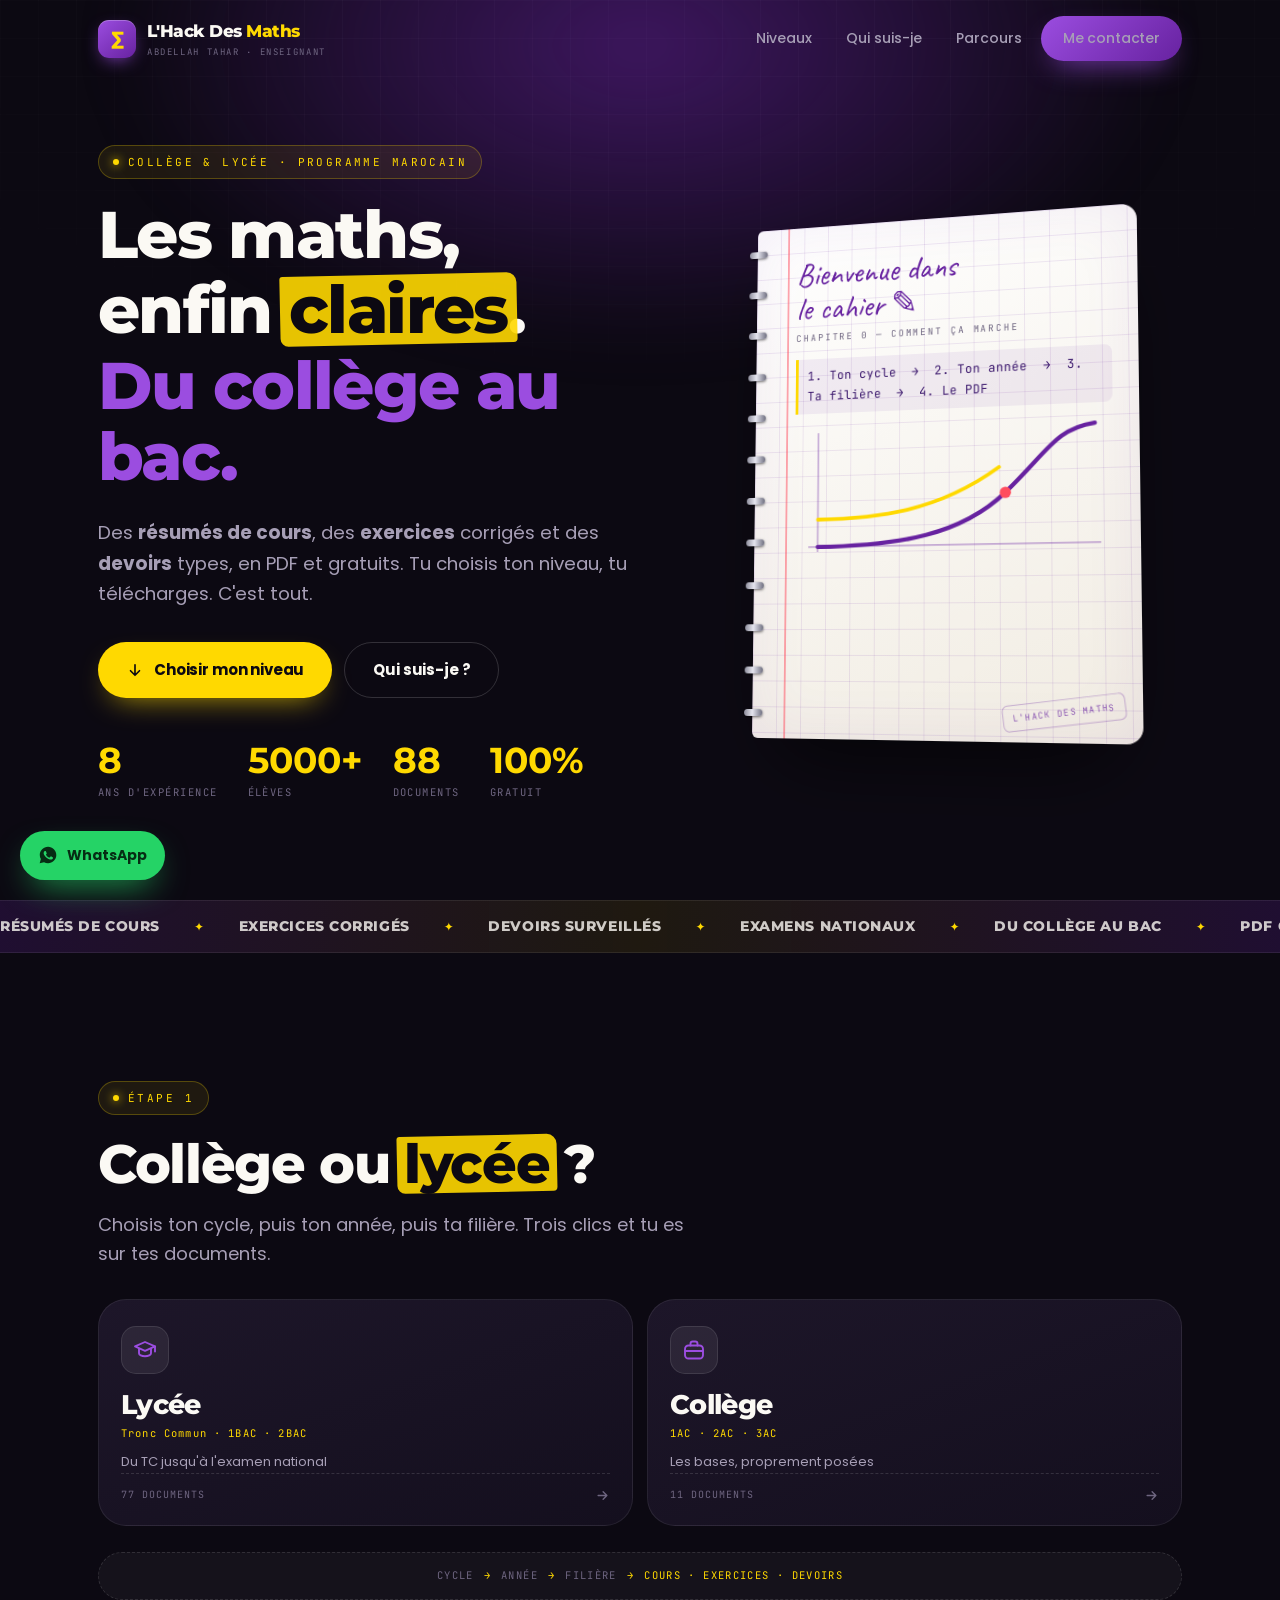
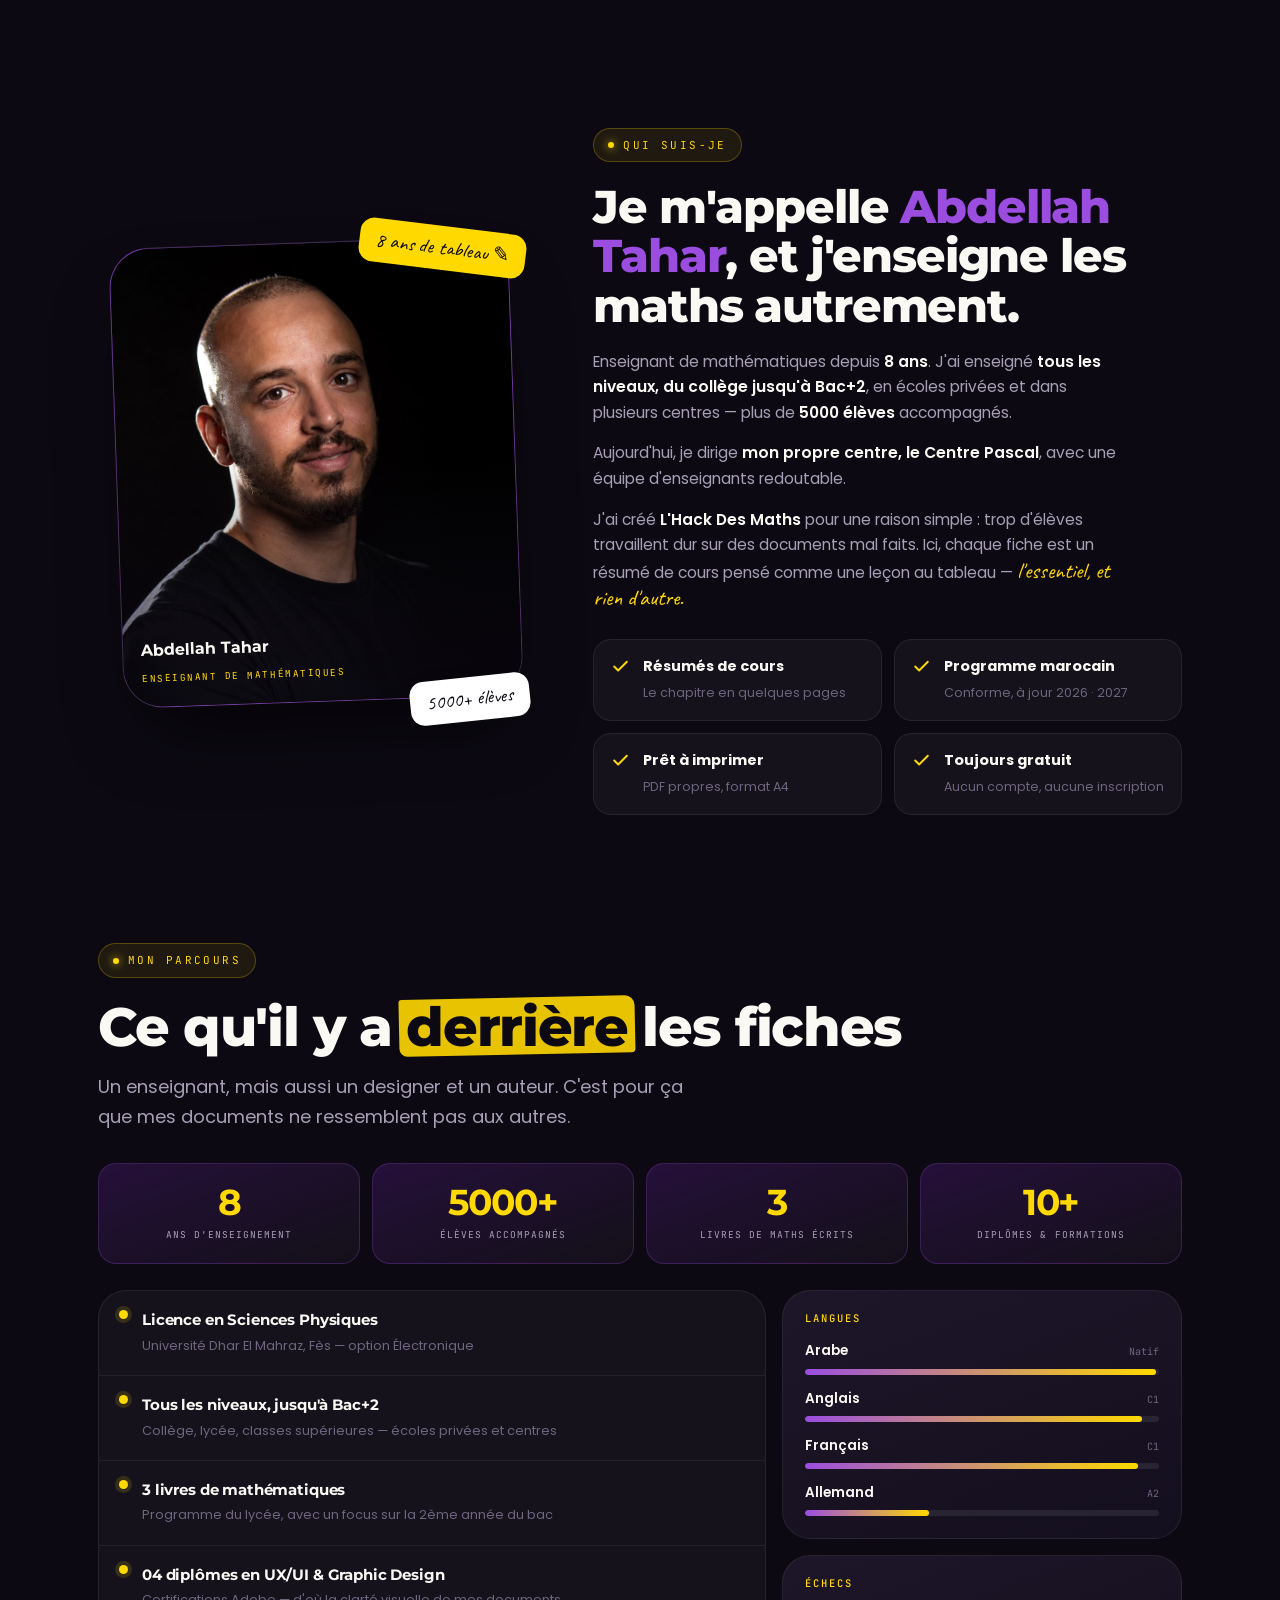
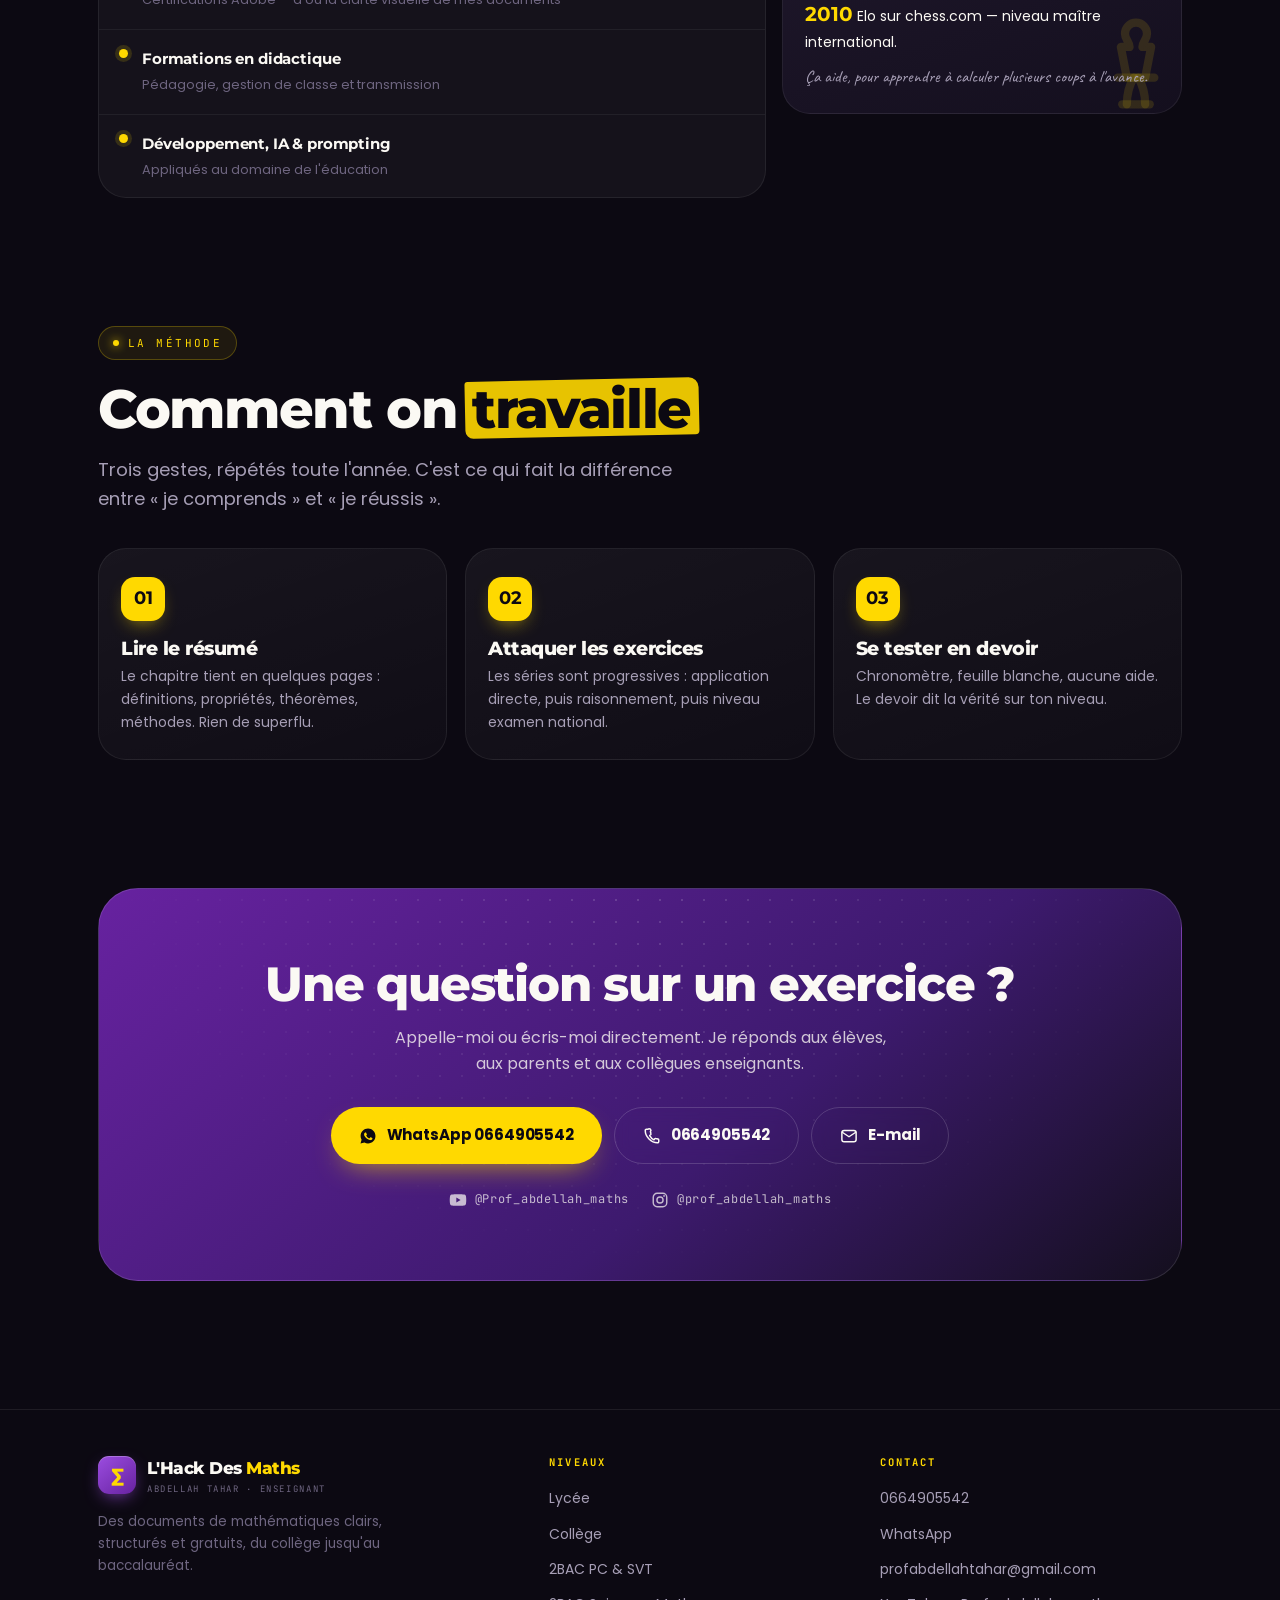
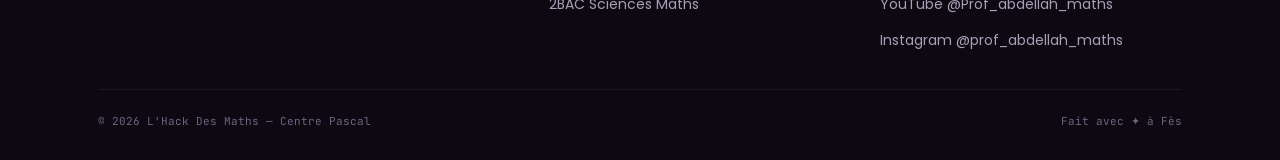
<file: index.html>
<!DOCTYPE html>
<html lang="fr">
<head>
<meta charset="UTF-8">
<meta name="viewport" content="width=device-width, initial-scale=1">
<title>L'Hack Des Maths — Abdellah Tahar | Cours, Exercices &amp; Devoirs de Maths</title>
<meta name="description" content="Résumés de cours, exercices corrigés et devoirs de mathématiques en PDF, du collège à la 2ème année du baccalauréat. Par Abdellah Tahar, enseignant de mathématiques.">
<meta name="theme-color" content="#0C0912">
<meta property="og:title" content="L'Hack Des Maths — Abdellah Tahar">
<meta property="og:description" content="Résumés de cours, exercices et devoirs de maths en PDF, du collège au bac.">
<meta property="og:type" content="website">
<link rel="icon" type="image/svg+xml" href="favicon.svg">
<link rel="manifest" href="site.webmanifest">
<link rel="preconnect" href="https://fonts.googleapis.com">
<link rel="preconnect" href="https://fonts.gstatic.com" crossorigin>
<link href="https://fonts.googleapis.com/css2?family=Montserrat:wght@600;700;800;900&family=Poppins:wght@300;400;500;600;700&family=Caveat:wght@500;600;700&family=JetBrains+Mono:wght@400;500&display=swap" rel="stylesheet">
<link rel="stylesheet" href="css/style.css?v=7">
</head>
<body>

<div id="slot-nav"></div>

<!-- ============================ HÉROS ============================ -->
<section class="heros">
  <div class="wrap heros-grid">

    <div class="heros-txt">
      <span class="kicker">Collège &amp; Lycée · Programme marocain</span>
      <h1 id="h1-heros">
        <span class="ligne"><i>Les maths,</i></span>
        <span class="ligne"><i>enfin <span class="surligne" id="surl-hero">claires</span>.</i></span>
        <span class="ligne"><i class="violet-txt">Du collège au bac.</i></span>
      </h1>
      <p class="heros-p">
        Des <strong>résumés de cours</strong>, des <strong>exercices</strong> corrigés et des
        <strong>devoirs</strong> types, en PDF et gratuits.
        Tu choisis ton niveau, tu télécharges. C'est tout.
      </p>
      <div class="heros-btns">
        <a href="#niveaux" class="btn btn-2">Choisir mon niveau</a>
        <a href="#moi" class="btn btn-3">Qui suis-je ?</a>
      </div>
      <div class="heros-stats">
        <div class="stat"><b>8</b><span>Ans d'expérience</span></div>
        <div class="stat"><b>5000+</b><span>Élèves</span></div>
        <div class="stat"><b id="s-doc">80</b><span>Documents</span></div>
        <div class="stat"><b>100%</b><span>Gratuit</span></div>
      </div>
    </div>

    <!-- ---------- LE CAHIER 3D ---------- -->
    <div class="scene">
      <div class="cahier" id="cahier">

        <div class="spirale" aria-hidden="true">
          <i></i><i></i><i></i><i></i><i></i><i></i><i></i><i></i><i></i><i></i><i></i><i></i>
        </div>

        <!-- page intérieure -->
        <div class="page">
          <div class="page-txt">
            <div class="pt-main">Bienvenue dans<br>le cahier ✎</div>
            <div class="pt-sub">Chapitre 0 — Comment ça marche</div>
          </div>
          <div class="page-formule">1. Ton cycle &nbsp;→&nbsp; 2. Ton année &nbsp;→&nbsp; 3. Ta filière &nbsp;→&nbsp; 4. Le PDF</div>
          <svg viewBox="0 0 260 110" fill="none" aria-hidden="true">
            <path d="M12 100 H250" stroke="#6722A0" stroke-opacity=".35" stroke-width="1.4"/>
            <path d="M20 8 V104" stroke="#6722A0" stroke-opacity=".35" stroke-width="1.4"/>
            <path class="trace" d="M20 100 C 90 100, 140 92, 175 60 S 215 12, 246 8"
                  stroke="#6722A0" stroke-width="3.4" stroke-linecap="round"/>
            <path class="trace" d="M20 78 C 70 78, 120 74, 170 40" stroke="#FFD900" stroke-width="3" stroke-linecap="round" stroke-dasharray="6 7"/>
            <circle cx="175" cy="60" r="4.5" fill="#FF4D5E"/>
          </svg>
          <span class="page-tampon">L'Hack Des Maths</span>
        </div>

        <!-- couverture -->
        <div class="couv">
          <div class="couv-top">
            <span class="couv-badge">Édition 2026 · 2027</span>
          </div>
          <div class="couv-mid">
            <h2>Le Cahier<em>Des Maths</em></h2>
            <p>Collège &nbsp;·&nbsp; Lycée &nbsp;·&nbsp; Bac</p>
          </div>
          <div class="couv-bas">
            <span>Abdellah Tahar</span>
            <span>∑</span>
          </div>
        </div>

        <span class="astuce-ouvrir" id="astuce">clique pour ouvrir ↺</span>
      </div>
    </div>

  </div>
</section>

<!-- ========================== BANDEAU ============================ -->
<div class="bandeau" aria-hidden="true">
  <div class="bandeau-piste">
    <span>Résumés de cours</span><span>Exercices corrigés</span><span>Devoirs surveillés</span>
    <span>Examens nationaux</span><span>Du collège au bac</span><span>PDF gratuits</span>
    <span>Résumés de cours</span><span>Exercices corrigés</span><span>Devoirs surveillés</span>
    <span>Examens nationaux</span><span>Du collège au bac</span><span>PDF gratuits</span>
  </div>
</div>

<!-- ==================== CYCLE PUIS NIVEAU ======================== -->
<section class="section" id="niveaux">
  <div class="wrap">

    <div class="rev">
      <span class="kicker">Étape 1</span>
      <h2 class="h-sec">Collège ou <span class="surligne">lycée</span> ?</h2>
      <p class="sous-sec">Choisis ton cycle, puis ton année, puis ta filière. Trois clics et tu es sur tes documents.</p>
    </div>

    <div class="grille-cycles" id="grille-cycles" style="margin-top:30px"></div>

    <div class="chemin rev" aria-hidden="true">
      <span>Cycle</span><i>→</i><span>Année</span><i>→</i><span>Filière</span><i>→</i><span>Cours · Exercices · Devoirs</span>
    </div>

  </div>
</section>

<!-- ========================= QUI SUIS-JE ========================= -->
<section class="section" id="moi" style="padding-top:0">
  <div class="wrap bio">

    <div class="photo-box rev">
      <span class="photo-sticker s1">8 ans de tableau ✎</span>
      <div class="photo-cadre">
        <img src="assets/prof-abdellah.jpg" alt="Abdellah Tahar, enseignant de mathématiques" loading="lazy" width="900" height="1035">
        <div class="photo-legende">
          <div><b>Abdellah Tahar</b><span>Enseignant de mathématiques</span></div>
        </div>
      </div>
      <span class="photo-sticker s2">5000+ élèves</span>
    </div>

    <div class="rev rev-d1">
      <span class="kicker">Qui suis-je</span>
      <h2>Je m'appelle <span class="violet-txt">Abdellah Tahar</span>, et j'enseigne les maths autrement.</h2>
      <p>
        Enseignant de mathématiques depuis <strong>8 ans</strong>. J'ai enseigné
        <strong>tous les niveaux, du collège jusqu'à Bac+2</strong>, en écoles privées
        et dans plusieurs centres — plus de <strong>5000 élèves</strong> accompagnés.
      </p>
      <p>
        Aujourd'hui, je dirige <strong>mon propre centre, le Centre Pascal</strong>,
        avec une équipe d'enseignants redoutable.
      </p>
      <p>
        J'ai créé <strong>L'Hack Des Maths</strong> pour une raison simple : trop d'élèves travaillent
        dur sur des documents mal faits. Ici, chaque fiche est un résumé de cours pensé comme une
        leçon au tableau — <span class="main-note">l'essentiel, et rien d'autre.</span>
      </p>

      <div class="bio-points">
        <div class="bio-point">
          <span></span>
          <div><b>Résumés de cours</b><span>Le chapitre en quelques pages</span></div>
        </div>
        <div class="bio-point">
          <span></span>
          <div><b>Programme marocain</b><span>Conforme, à jour 2026 · 2027</span></div>
        </div>
        <div class="bio-point">
          <span></span>
          <div><b>Prêt à imprimer</b><span>PDF propres, format A4</span></div>
        </div>
        <div class="bio-point">
          <span></span>
          <div><b>Toujours gratuit</b><span>Aucun compte, aucune inscription</span></div>
        </div>
      </div>
    </div>

  </div>
</section>

<!-- ========================== PARCOURS =========================== -->
<section class="section" id="parcours" style="padding-top:0">
  <div class="wrap">

    <div class="rev" style="margin-bottom:32px">
      <span class="kicker">Mon parcours</span>
      <h2 class="h-sec">Ce qu'il y a <span class="surligne">derrière</span> les fiches</h2>
      <p class="sous-sec">Un enseignant, mais aussi un designer et un auteur. C'est pour ça que mes documents ne ressemblent pas aux autres.</p>
    </div>

    <div class="chiffres rev" id="chiffres"></div>

    <div class="parcours-grid">
      <div class="parcours-liste rev" id="parcours-liste"></div>

      <div class="parcours-cote">
        <div class="bloc-langues rev rev-d1">
          <h4>Langues</h4>
          <div id="langues"></div>
        </div>

        <div class="bloc-echecs rev rev-d2">
          <span class="ech-ico" id="ech-ico"></span>
          <h4>Échecs</h4>
          <p><b>2010</b> Elo sur chess.com — niveau maître international.</p>
          <span class="ech-note">Ça aide, pour apprendre à calculer plusieurs coups à l'avance.</span>
        </div>
      </div>
    </div>

  </div>
</section>

<!-- =========================== MÉTHODE =========================== -->
<section class="section" id="methode" style="padding-top:0">
  <div class="wrap">
    <div class="rev" style="margin-bottom:34px">
      <span class="kicker">La méthode</span>
      <h2 class="h-sec">Comment on <span class="surligne">travaille</span></h2>
      <p class="sous-sec">Trois gestes, répétés toute l'année. C'est ce qui fait la différence entre « je comprends » et « je réussis ».</p>
    </div>
    <div class="etapes etapes-3">
      <div class="etape rev">
        <b class="num">01</b>
        <h4>Lire le résumé</h4>
        <p>Le chapitre tient en quelques pages : définitions, propriétés, théorèmes, méthodes. Rien de superflu.</p>
      </div>
      <div class="etape rev rev-d1">
        <b class="num">02</b>
        <h4>Attaquer les exercices</h4>
        <p>Les séries sont progressives : application directe, puis raisonnement, puis niveau examen national.</p>
      </div>
      <div class="etape rev rev-d2">
        <b class="num">03</b>
        <h4>Se tester en devoir</h4>
        <p>Chronomètre, feuille blanche, aucune aide. Le devoir dit la vérité sur ton niveau.</p>
      </div>
    </div>
  </div>
</section>

<!-- =========================== CONTACT =========================== -->
<section class="section" id="contact" style="padding-top:0">
  <div class="wrap">
    <div class="cta rev">
      <h2>Une question sur un exercice ?</h2>
      <p>Appelle-moi ou écris-moi directement. Je réponds aux élèves, aux parents et aux collègues enseignants.</p>
      <div class="cta-btns">
        <a class="btn btn-2" id="lien-wa" href="#" target="_blank" rel="noopener">WhatsApp</a>
        <a class="btn btn-3" id="lien-tel" href="#">Appeler</a>
        <a class="btn btn-3" id="lien-mail" href="#">E-mail</a>
      </div>
      <div class="cta-reseaux">
        <a id="lien-yt" href="#" target="_blank" rel="noopener"></a>
        <a id="lien-ig" href="#" target="_blank" rel="noopener"></a>
      </div>
    </div>
  </div>
</section>

<div id="slot-pied"></div>

<script src="js/app.js?v=auto" defer></script>
<script>
function avantInteractions(){

  /* ---- Cycle puis niveaux ---- */
  rendreCycles('#grille-cycles');

  /* ---- Compteurs ---- */
  document.getElementById('s-doc').textContent = DOCUMENTS.length;

  /* ---- Icônes des points bio ---- */
  document.querySelectorAll('.bio-point > span:first-child').forEach(s => s.innerHTML = ICO.check);

  /* ---- Parcours ---- */
  document.getElementById('chiffres').innerHTML =
    CHIFFRES.map(c => `<div class="chiffre"><b>${c.nb}</b><span>${c.txt}</span></div>`).join('');

  document.getElementById('parcours-liste').innerHTML =
    PARCOURS.map(p => `
      <div class="parcours-item">
        <span class="pi-point"></span>
        <div><b>${p.titre}</b><span>${p.sous}</span></div>
      </div>`).join('');

  document.getElementById('langues').innerHTML =
    LANGUES.map(l => `
      <div class="langue">
        <div class="lg-haut"><b>${l.nom}</b><span>${l.niveau}</span></div>
        <div class="lg-barre"><i style="width:${l.pct}%"></i></div>
      </div>`).join('');

  document.getElementById('ech-ico').innerHTML = ICO.echecs;

  /* ---- Boutons contact ---- */
  const wa = document.getElementById('lien-wa');
  wa.href = 'https://wa.me/' + SITE.whatsapp;
  wa.innerHTML = ICO.wa + ' WhatsApp ' + SITE.tel;

  const tl = document.getElementById('lien-tel');
  tl.href = 'tel:+' + SITE.whatsapp;
  tl.innerHTML = ICO.tel + ' ' + SITE.tel;

  const ml = document.getElementById('lien-mail');
  ml.href = 'mailto:' + SITE.email;
  ml.innerHTML = ICO.mail + ' E-mail';

  const yt = document.getElementById('lien-yt');
  yt.href = SITE.youtube;
  yt.innerHTML = ICO.yt + ' ' + SITE.ytNom;

  const ig = document.getElementById('lien-ig');
  ig.href = SITE.instagram;
  ig.innerHTML = ICO.insta + ' ' + SITE.instaNom;

  const b = document.querySelector('.heros-btns .btn-2');
  if (b) b.innerHTML = ICO.bas + ' Choisir mon niveau';

  /* ---- Ouverture du cahier ---- */
  const cahier = document.getElementById('cahier');
  const astuce = document.getElementById('astuce');
  const ouvrir = () => { cahier.classList.add('ouvert'); astuce && (astuce.style.display = 'none'); };
  setTimeout(ouvrir, 1400);
  cahier.addEventListener('click', () => {
    cahier.classList.toggle('ouvert');
  });

  setTimeout(() => {
    document.getElementById('h1-heros')?.classList.add('fini');
    document.getElementById('surl-hero')?.classList.add('on');
  }, 1000);

  /* ---- Surligneur des titres de section ---- */
  const io2 = new IntersectionObserver(es => es.forEach(e => {
    if (e.isIntersecting){ e.target.classList.add('on'); io2.unobserve(e.target); }
  }), { threshold:.6 });
  document.querySelectorAll('.h-sec .surligne').forEach(el => io2.observe(el));
}
</script>
</body>
</html>
</file>
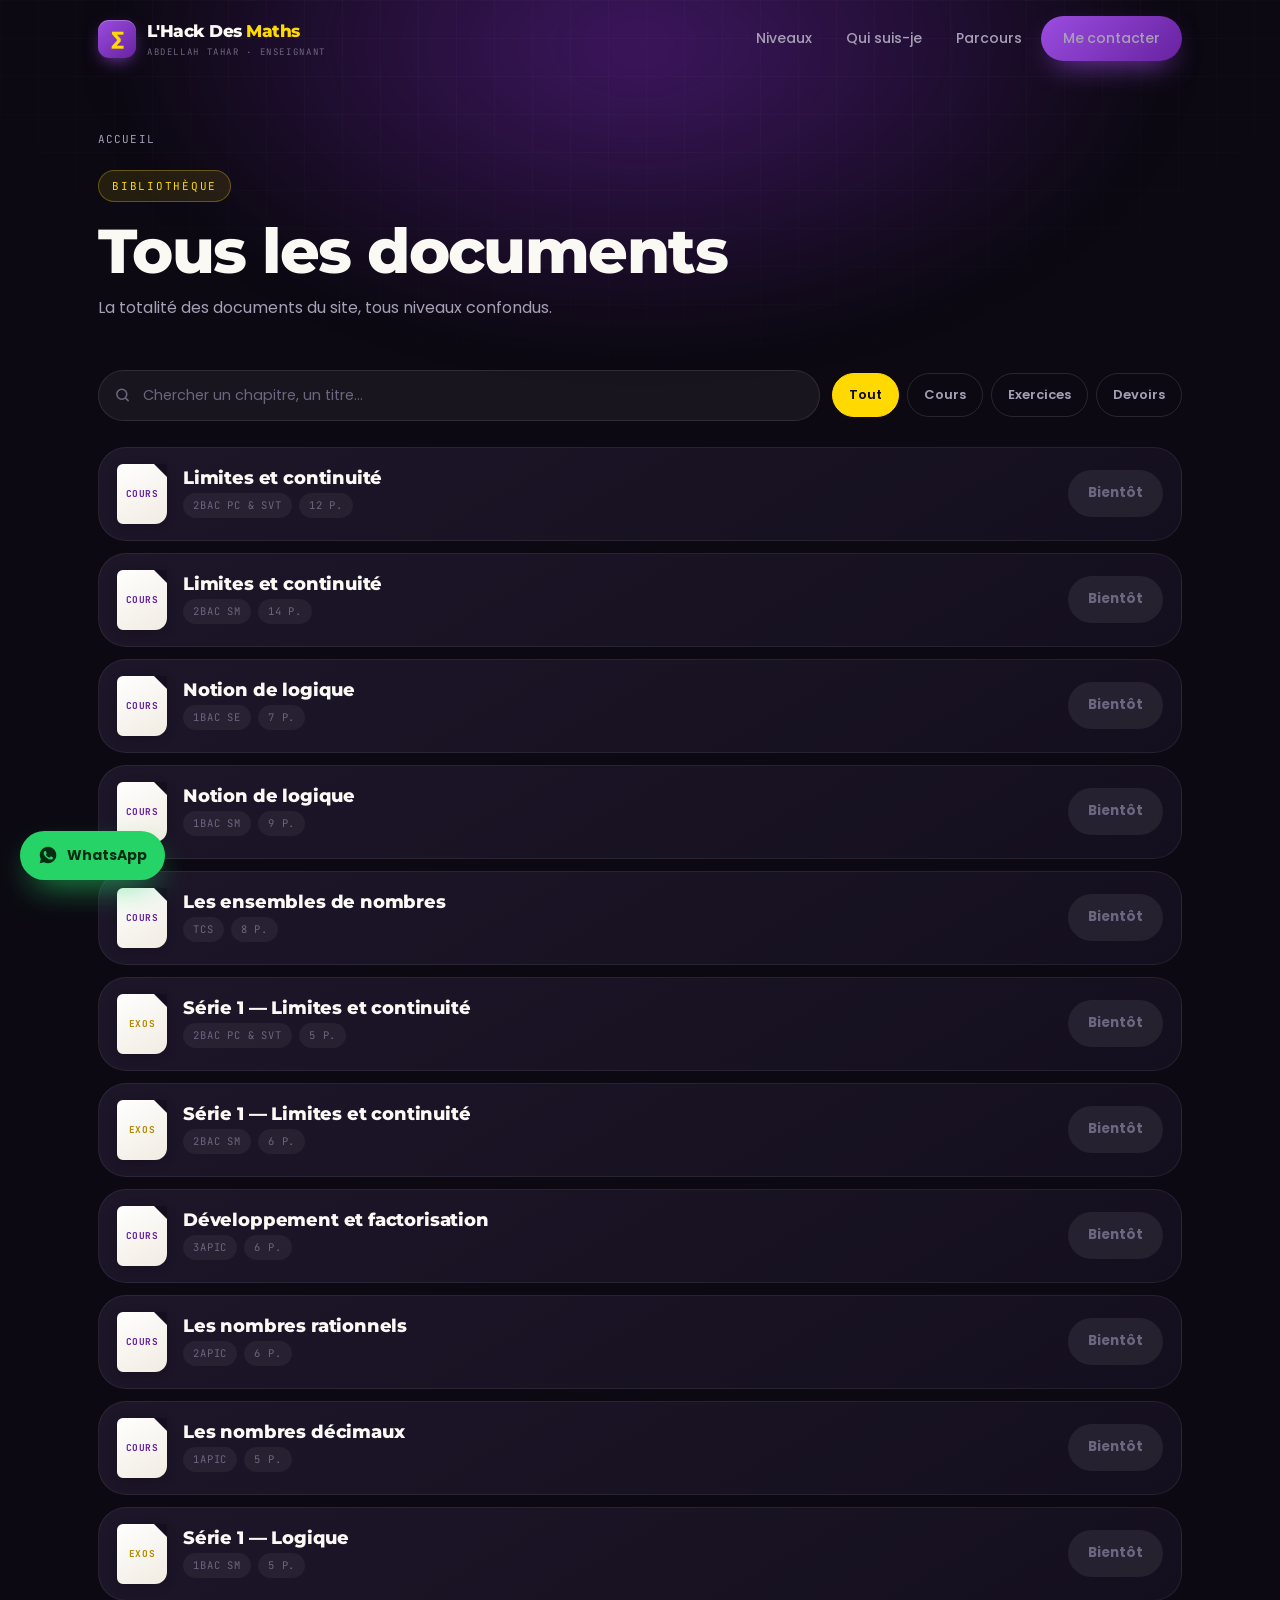
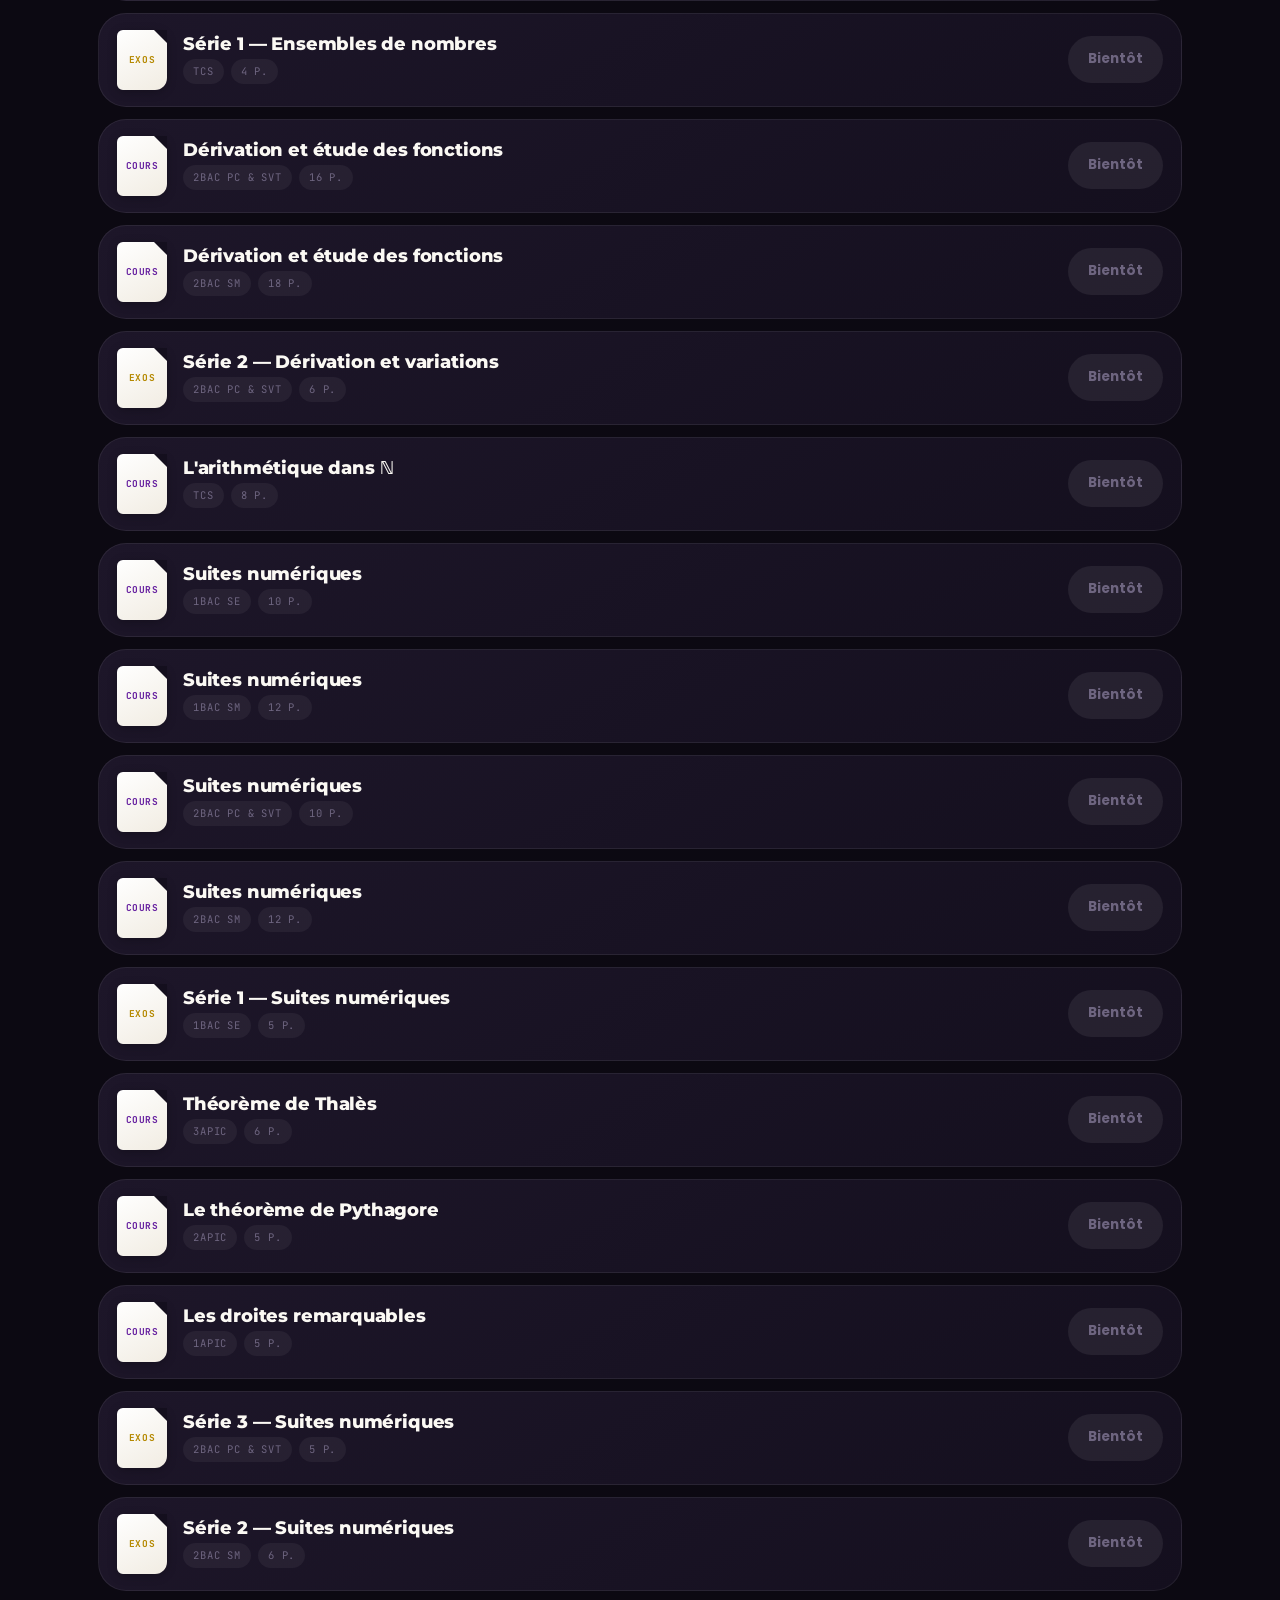
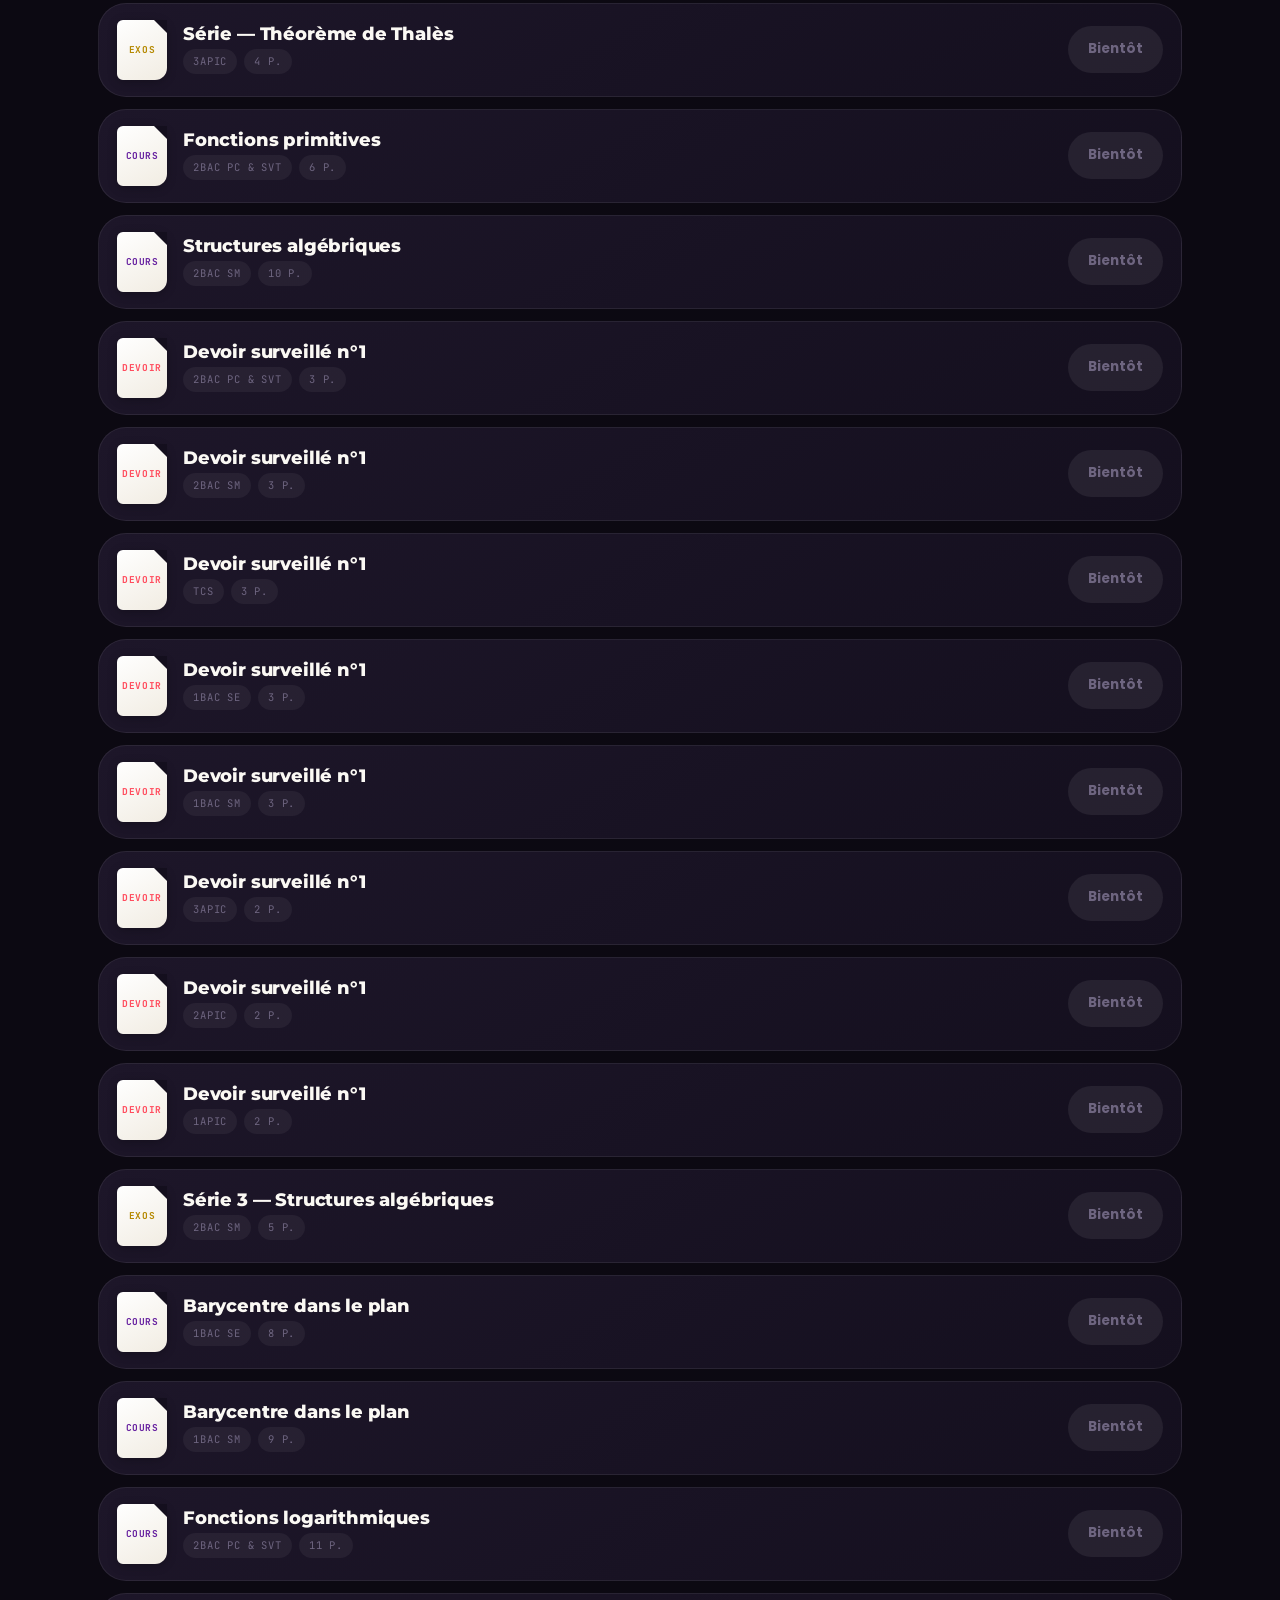
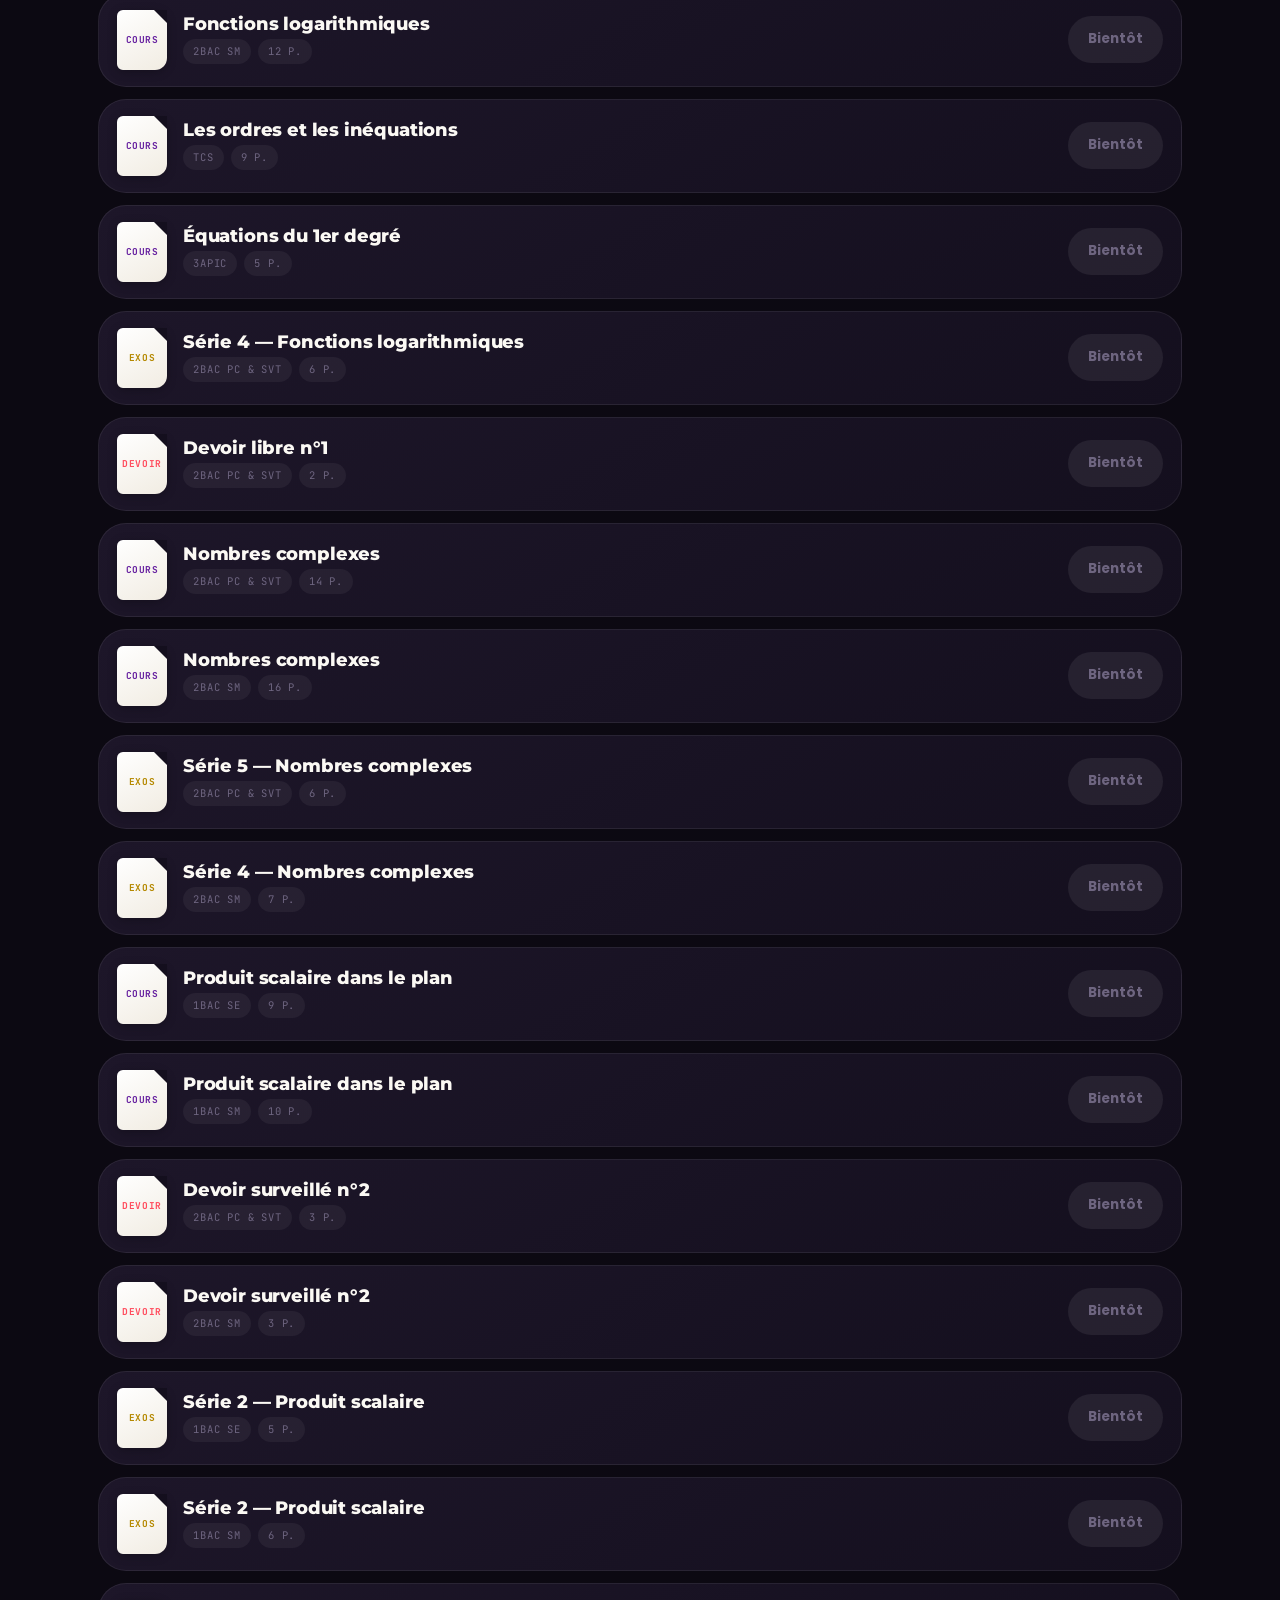
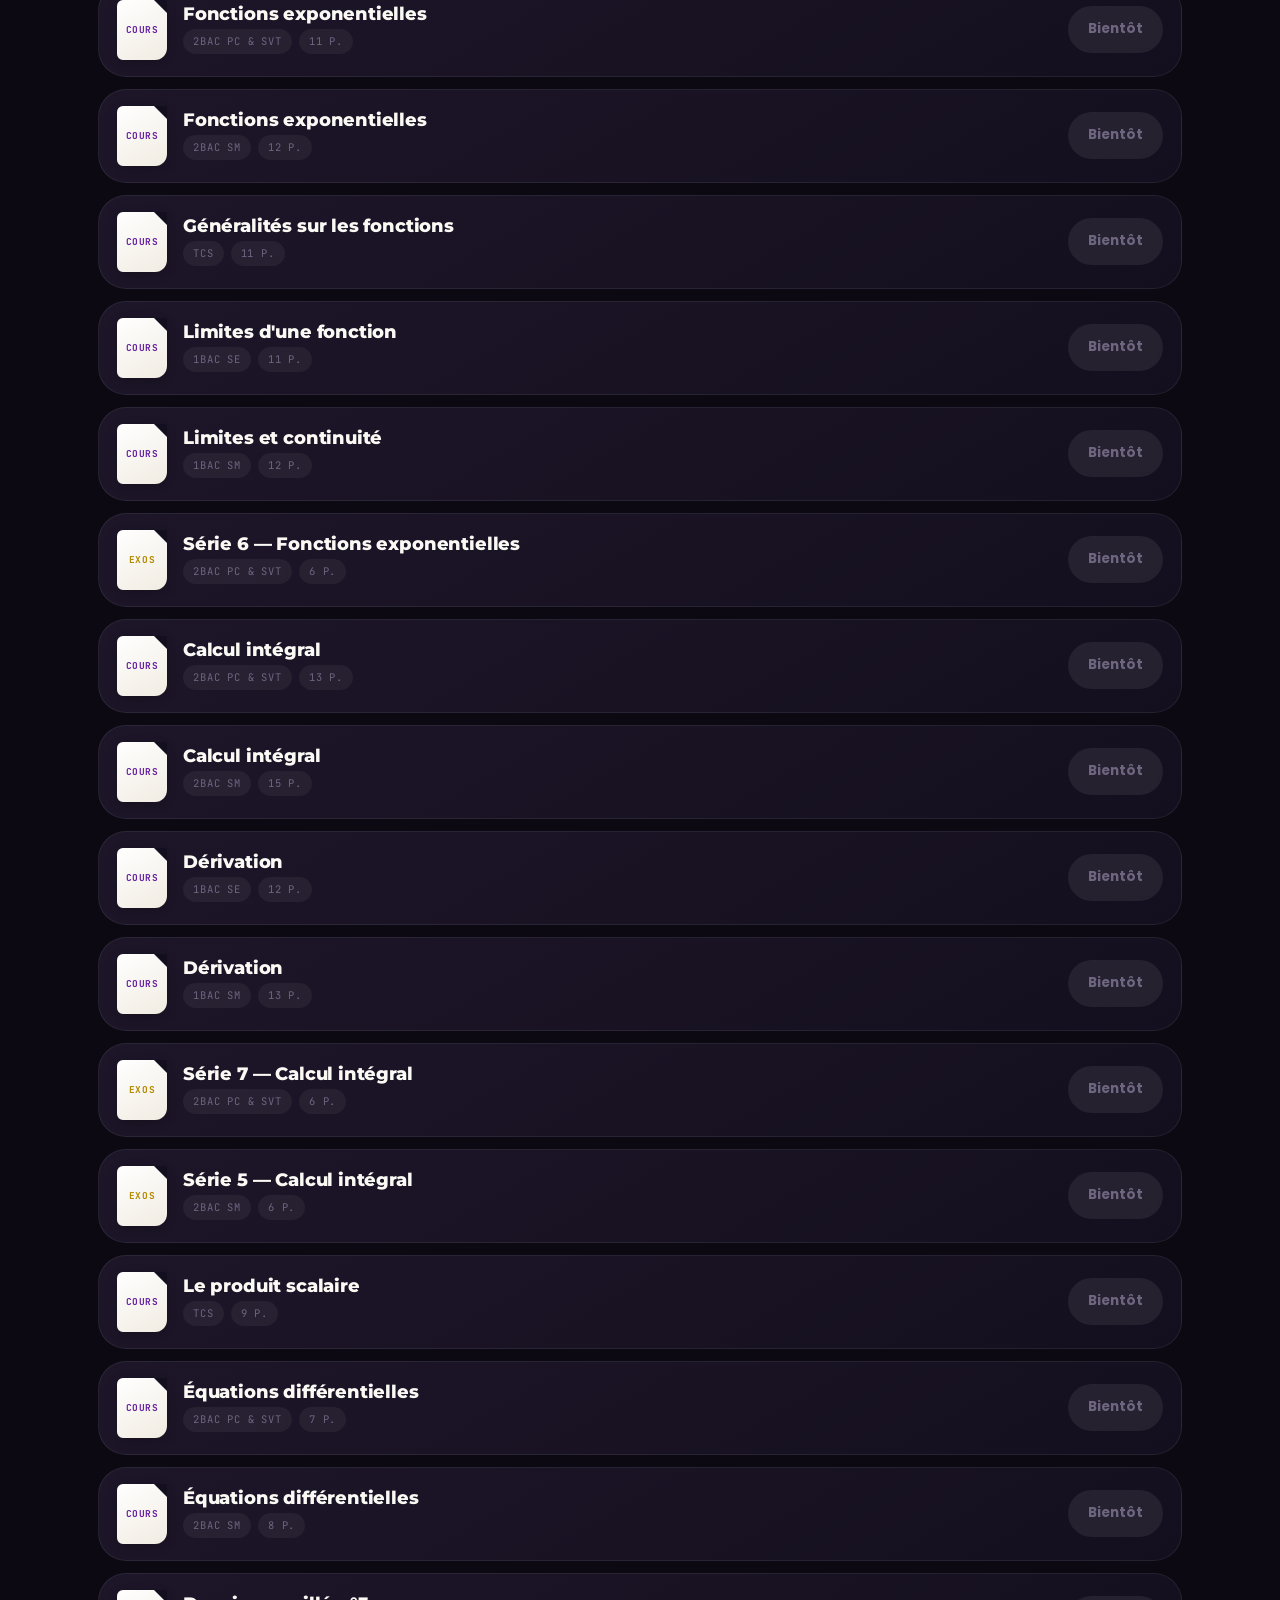
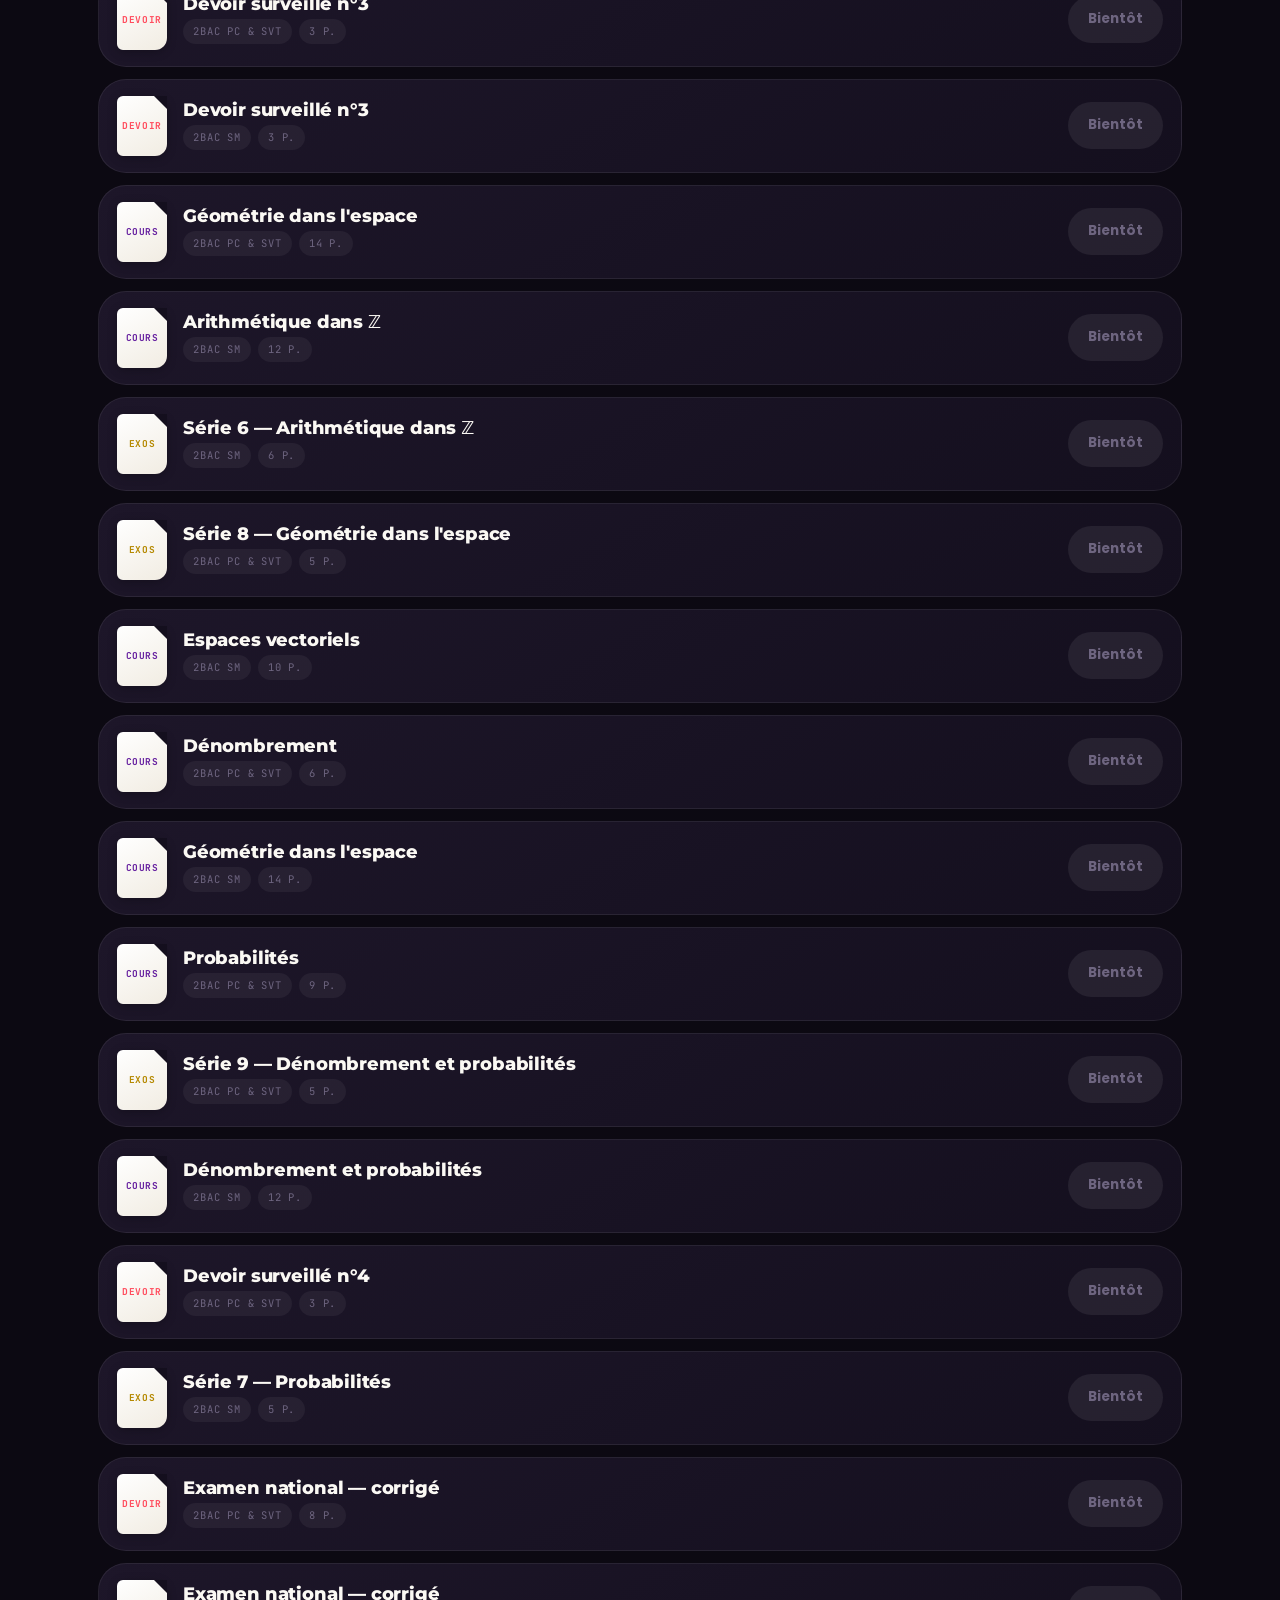
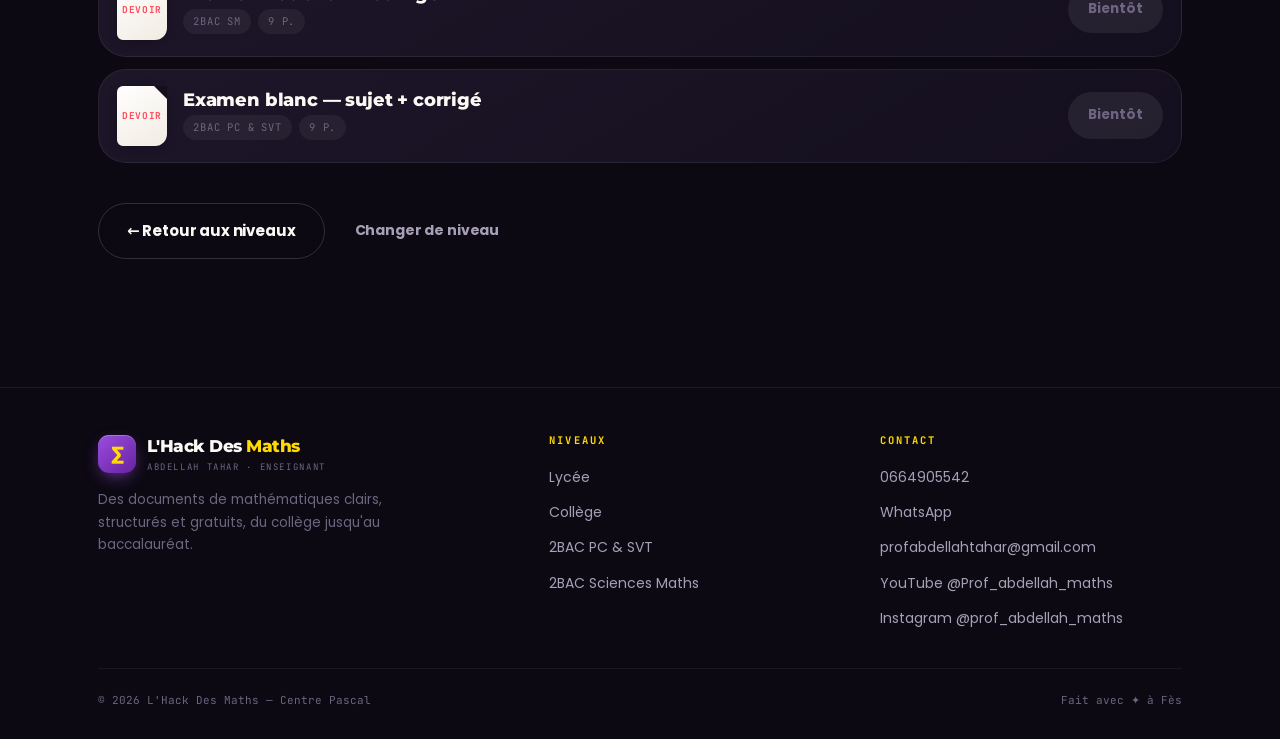
<file: bibliotheque.html>
<!DOCTYPE html>
<html lang="fr">
<head>
<meta charset="UTF-8">
<meta name="viewport" content="width=device-width, initial-scale=1">
<title>Bibliothèque — L'Hack Des Maths</title>
<meta name="description" content="Tous les cours, exercices et devoirs de mathématiques en PDF, à télécharger gratuitement.">
<meta name="theme-color" content="#0C0912">
<link rel="icon" type="image/svg+xml" href="favicon.svg">
<link rel="manifest" href="site.webmanifest">
<link rel="preconnect" href="https://fonts.googleapis.com">
<link rel="preconnect" href="https://fonts.gstatic.com" crossorigin>
<link href="https://fonts.googleapis.com/css2?family=Montserrat:wght@600;700;800;900&family=Poppins:wght@300;400;500;600;700&family=Caveat:wght@500;600;700&family=JetBrains+Mono:wght@400;500&display=swap" rel="stylesheet">
<link rel="stylesheet" href="css/style.css?v=7">
</head>
<body>

<div id="slot-nav"></div>

<section class="entete-page">
  <div class="wrap">
    <nav class="fil-ariane" id="fil">
      <a href="index.html">Accueil</a>
    </nav>
    <span class="badge-niv" id="badge">Bibliothèque</span>
    <h1 id="titre">Tous les documents</h1>
    <p id="sous">—</p>
  </div>
</section>

<section class="section" style="padding-top:34px">
  <div class="wrap">

    <div class="barre-outils rev">
      <div class="recherche">
        <span id="ico-loupe"></span>
        <input type="search" id="q" placeholder="Chercher un chapitre, un titre…" autocomplete="off">
      </div>
      <div class="puces" id="puces">
        <button class="puce on" data-t="">Tout</button>
        <button class="puce" data-t="cours">Cours</button>
        <button class="puce" data-t="exercices">Exercices</button>
        <button class="puce" data-t="devoirs">Devoirs</button>
      </div>
    </div>

    <div class="liste-docs" id="liste"></div>

    <div style="margin-top:40px; display:flex; gap:12px; flex-wrap:wrap">
      <a href="#" class="btn btn-3" id="retour">← Retour aux rayons</a>
      <a href="index.html#niveaux" class="btn btn-ghost">Changer de niveau</a>
    </div>

  </div>
</section>

<div id="slot-pied"></div>

<script src="js/app.js?v=auto" defer></script>
<script>
let ETAT = { slug:null, type:'', q:'' };

function dessineListe(){
  const box = document.getElementById('liste');
  let liste = DOCUMENTS.filter(d =>
    (!ETAT.slug || d.niveau === ETAT.slug) &&
    (!ETAT.type || d.type === ETAT.type)
  );

  if (ETAT.q){
    const q = ETAT.q.toLowerCase();
    liste = liste.filter(d =>
      (d.titre + ' ' + (d.chapitre||'') + ' ' + (niveauParSlug(d.niveau)?.court||'')).toLowerCase().includes(q)
    );
  }

  /* ordre du programme : du 1er chapitre de septembre jusqu'à l'examen national */
  liste.sort((a,b) => (a.date||'').localeCompare(b.date||''));

  /* sur une page de niveau : on affiche le chapitre.
     sur la bibliothèque globale : on affiche le niveau. */
  const avecNiveau = !ETAT.slug;

  box.innerHTML = liste.length
    ? liste.map(d => carteDoc(d, avecNiveau)).join('')
    : `<div class="vide">
         <div class="em">✎</div>
         <h3>Aucun document ici pour l'instant</h3>
         <p>Ce rayon se remplit régulièrement. Reviens bientôt, ou essaie un autre filtre.</p>
       </div>`;

  box.querySelectorAll('.doc').forEach((el,i) => {
    el.style.animationDelay = (i * 40) + 'ms';
  });
}

function avantInteractions(){
  ETAT.slug = params.get('n');
  ETAT.type = params.get('t') || '';

  const niv = niveauParSlug(ETAT.slug);

  document.getElementById('ico-loupe').innerHTML = ICO.loupe;

  if (niv){
    document.title = niv.court + ' — Bibliothèque';
    document.getElementById('badge').textContent = niv.court;
    document.getElementById('fil').insertAdjacentHTML('beforeend',
      `<i>/</i><a href="niveaux.html?c=${encodeURIComponent(niv.cycle)}">${niv.cycle}</a>` +
      `<i>/</i><a href="niveau.html?n=${niv.slug}">${niv.court}</a>` +
      `<i>/</i><b>${ETAT.type ? RAYONS[ETAT.type].titre : 'Tout'}</b>`);
    document.getElementById('titre').innerHTML =
      (ETAT.type ? RAYONS[ETAT.type].titre : 'Tous les documents') + ' <span class="violet-txt">· ' + niv.court + '</span>';
    document.getElementById('sous').textContent = ETAT.type ? RAYONS[ETAT.type].desc : niv.sous;
    document.getElementById('retour').href = 'niveau.html?n=' + niv.slug;
  } else {
    document.getElementById('sous').textContent = 'La totalité des documents du site, tous niveaux confondus.';
    document.getElementById('retour').href = 'index.html#niveaux';
    document.getElementById('retour').textContent = '← Retour aux niveaux';
  }

  /* Filtres */
  document.querySelectorAll('.puce').forEach(p => {
    p.classList.toggle('on', (p.dataset.t || '') === ETAT.type);
    p.addEventListener('click', () => {
      ETAT.type = p.dataset.t || '';
      document.querySelectorAll('.puce').forEach(x => x.classList.remove('on'));
      p.classList.add('on');
      const u = new URL(location);
      ETAT.type ? u.searchParams.set('t', ETAT.type) : u.searchParams.delete('t');
      history.replaceState({}, '', u);
      if (niv){
        document.getElementById('titre').innerHTML =
          (ETAT.type ? RAYONS[ETAT.type].titre : 'Tous les documents') + ' <span class="violet-txt">· ' + niv.court + '</span>';
        document.getElementById('sous').textContent = ETAT.type ? RAYONS[ETAT.type].desc : niv.sous;
      }
      dessineListe();
    });
  });

  let t;
  document.getElementById('q').addEventListener('input', e => {
    clearTimeout(t);
    t = setTimeout(() => { ETAT.q = e.target.value.trim(); dessineListe(); }, 160);
  });

  dessineListe();
}
</script>
</body>
</html>
</file>
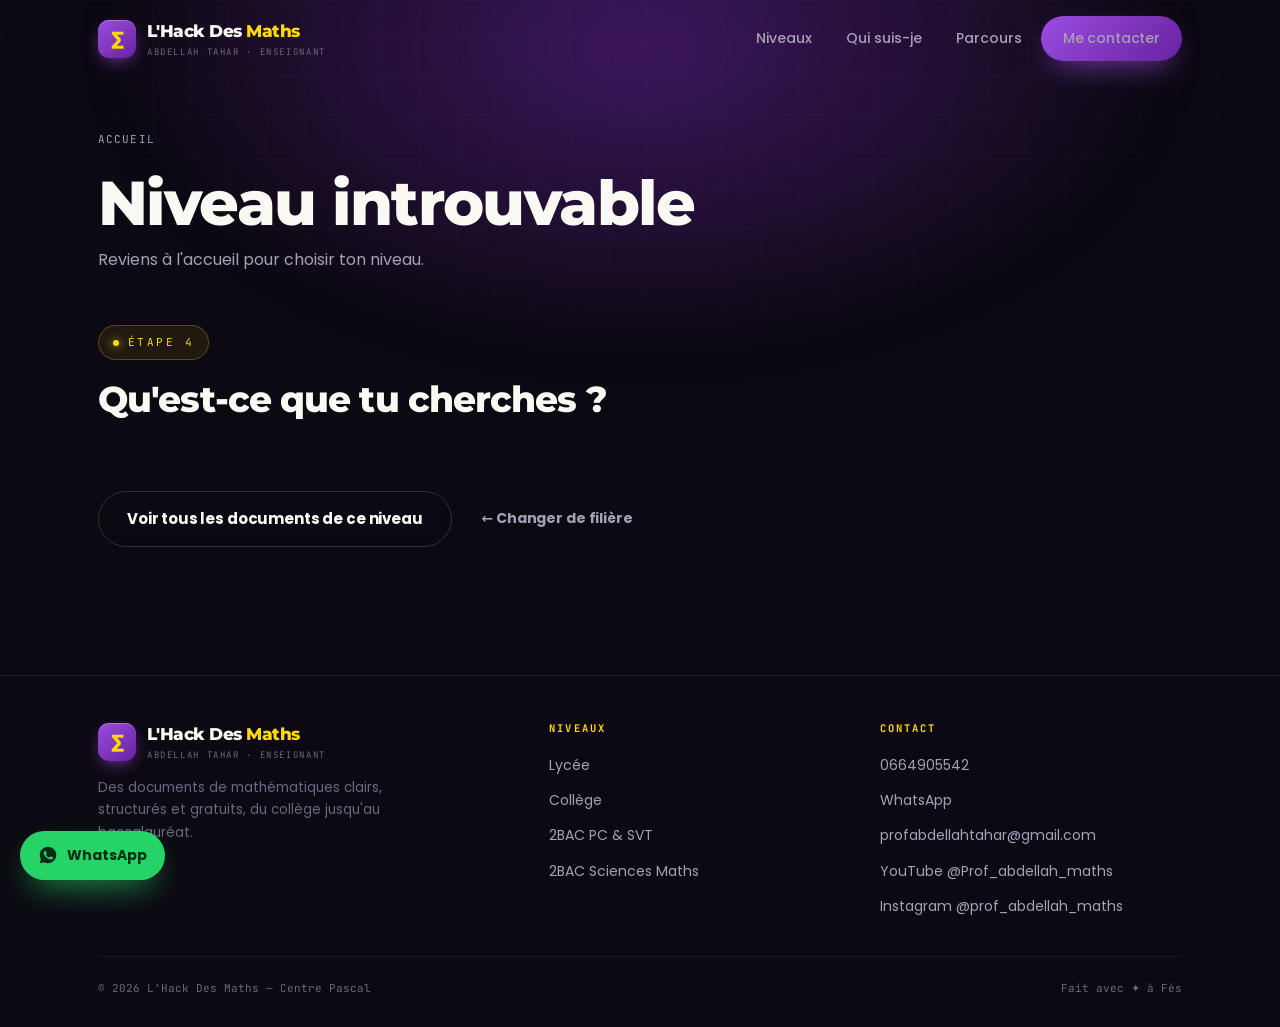
<file: niveau.html>
<!DOCTYPE html>
<html lang="fr">
<head>
<meta charset="UTF-8">
<meta name="viewport" content="width=device-width, initial-scale=1">
<title>Choisir un rayon — L'Hack Des Maths</title>
<meta name="description" content="Cours, exercices ou devoirs : choisissez votre rayon pour ce niveau.">
<meta name="theme-color" content="#0C0912">
<link rel="icon" type="image/svg+xml" href="favicon.svg">
<link rel="manifest" href="site.webmanifest">
<link rel="preconnect" href="https://fonts.googleapis.com">
<link rel="preconnect" href="https://fonts.gstatic.com" crossorigin>
<link href="https://fonts.googleapis.com/css2?family=Montserrat:wght@600;700;800;900&family=Poppins:wght@300;400;500;600;700&family=Caveat:wght@500;600;700&family=JetBrains+Mono:wght@400;500&display=swap" rel="stylesheet">
<link rel="stylesheet" href="css/style.css?v=7">
</head>
<body>

<div id="slot-nav"></div>

<section class="entete-page">
  <div class="wrap">
    <nav class="fil-ariane" id="ariane"></nav>
    <span class="badge-niv" id="badge">—</span>
    <h1 id="titre">—</h1>
    <p id="sous">—</p>
  </div>
</section>

<section class="section" style="padding-top:38px">
  <div class="wrap">
    <div class="rev" style="margin-bottom:28px">
      <span class="kicker">Étape 4</span>
      <h2 class="h-sec" style="font-size:clamp(24px,3.6vw,36px)">Qu'est-ce que tu cherches ?</h2>
    </div>
    <div class="grille-rayons" id="grille-rayons"></div>

    <div class="rev" style="margin-top:44px; display:flex; gap:12px; flex-wrap:wrap; align-items:center">
      <a href="bibliotheque.html" class="btn btn-3" id="btn-tout">Voir tous les documents de ce niveau</a>
      <a href="#" class="btn btn-ghost" id="btn-retour">← Changer de filière</a>
    </div>
  </div>
</section>

<div id="slot-pied"></div>

<script src="js/app.js?v=auto" defer></script>
<script>
function avantInteractions(){
  const slug = params.get('n');
  const niv  = niveauParSlug(slug);

  if (!niv){
    document.getElementById('titre').textContent = 'Niveau introuvable';
    document.getElementById('sous').textContent  = 'Reviens à l\'accueil pour choisir ton niveau.';
    document.getElementById('ariane').innerHTML  = '<a href="index.html">Accueil</a>';
    document.getElementById('badge').style.display = 'none';
    return;
  }

  document.title = niv.court + ' — L\'Hack Des Maths';

  /* Fil d'Ariane complet : Accueil / Cycle / Année / Filière */
  const groupe = anneesDe(niv.cycle).find(a => a.id === niv.annee);
  const nomAnnee = groupe ? groupe.nom.replace(/<[^>]+>/g,'') : '';
  const lienCycle = 'niveaux.html?c=' + encodeURIComponent(niv.cycle);
  const lienRetour = (groupe && groupe.niveaux.length > 1)
    ? lienCycle + '&a=' + niv.annee
    : lienCycle;

  document.getElementById('ariane').innerHTML =
    `<a href="index.html">Accueil</a><i>/</i>` +
    `<a href="${lienCycle}">${niv.cycle}</a><i>/</i>` +
    (nomAnnee ? `<a href="${lienRetour}">${nomAnnee}</a><i>/</i>` : '') +
    `<b>${niv.court}</b>`;

  const br = document.getElementById('btn-retour');
  br.href = lienRetour;
  br.textContent = (groupe && groupe.niveaux.length > 1) ? '← Changer de filière' : '← Changer d\'année';
  document.getElementById('badge').textContent   = niv.court;
  document.getElementById('titre').innerHTML     = (niv.anneeNom || niv.court) + ' <span class="violet-txt">' + (niv.filiere || niv.sous) + '</span>';
  const n = nbDocs(slug);
  document.getElementById('sous').textContent =
    n ? n + ' document' + (n>1?'s':'') + ' disponibles dans ce niveau.'
      : 'Les documents de ce niveau arrivent très bientôt.';

  document.getElementById('btn-tout').href = 'bibliotheque.html?n=' + slug;

  rendreRayons('#grille-rayons', slug);
}
</script>
</body>
</html>
</file>
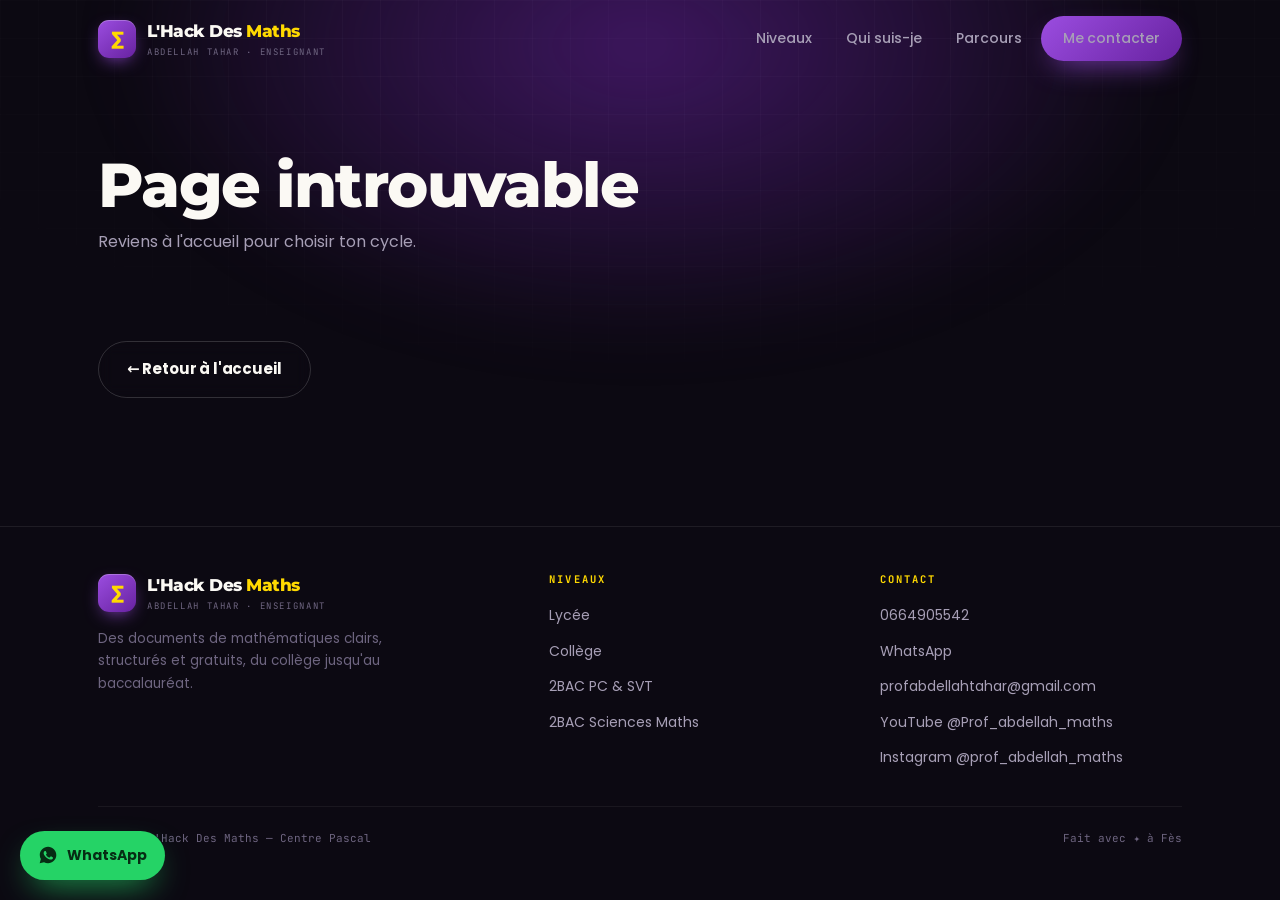
<file: niveaux.html>
<!DOCTYPE html>
<html lang="fr">
<head>
<meta charset="UTF-8">
<meta name="viewport" content="width=device-width, initial-scale=1">
<title>Choisir son niveau — L'Hack Des Maths</title>
<meta name="description" content="Choisissez votre année puis votre filière : cours, exercices et devoirs de mathématiques en PDF.">
<meta name="theme-color" content="#0C0912">
<link rel="icon" type="image/svg+xml" href="favicon.svg">
<link rel="manifest" href="site.webmanifest">
<link rel="preconnect" href="https://fonts.googleapis.com">
<link rel="preconnect" href="https://fonts.gstatic.com" crossorigin>
<link href="https://fonts.googleapis.com/css2?family=Montserrat:wght@600;700;800;900&family=Poppins:wght@300;400;500;600;700&family=Caveat:wght@500;600;700&family=JetBrains+Mono:wght@400;500&display=swap" rel="stylesheet">
<link rel="stylesheet" href="css/style.css?v=7">
</head>
<body>

<div id="slot-nav"></div>

<section class="entete-page">
  <div class="wrap">
    <nav class="fil-ariane" id="ariane"></nav>
    <span class="badge-niv" id="badge">—</span>
    <h1 id="titre">—</h1>
    <p id="sous">—</p>
  </div>
</section>

<section class="section" style="padding-top:34px">
  <div class="wrap">
    <div id="grille"></div>

    <div style="margin-top:38px; display:flex; gap:12px; flex-wrap:wrap">
      <a href="#" class="btn btn-3" id="retour">← Retour</a>
    </div>
  </div>
</section>

<div id="slot-pied"></div>

<script src="js/app.js?v=auto" defer></script>
<script>
function avantInteractions(){
  const cycle = params.get('c');
  const annee = params.get('a');

  const cyc = CYCLES.find(c => c.id === cycle);

  /* --- Cycle inconnu --- */
  if (!cyc){
    document.getElementById('badge').style.display = 'none';
    document.getElementById('titre').textContent = 'Page introuvable';
    document.getElementById('sous').textContent  = "Reviens à l'accueil pour choisir ton cycle.";
    document.getElementById('retour').href = 'index.html#niveaux';
    document.getElementById('retour').textContent = "← Retour à l'accueil";
    return;
  }

  const ariane = document.getElementById('ariane');

  /* ================= ÉTAPE 2 : LES ANNÉES ================= */
  if (!annee){
    document.title = cyc.titre + ' — L\'Hack Des Maths';
    ariane.innerHTML =
      `<a href="index.html">Accueil</a><i>/</i><b>${cyc.titre}</b>`;
    document.getElementById('badge').textContent = 'Étape 2';
    document.getElementById('titre').innerHTML =
      'Ton année au <span class="violet-txt">' + cyc.titre.toLowerCase() + '</span> ?';
    document.getElementById('sous').textContent = cyc.sous.replace(/·/g, '·');

    rendreAnnees('#grille', cycle);

    document.getElementById('retour').href = 'index.html#niveaux';
    document.getElementById('retour').textContent = '← Changer de cycle';
    return;
  }

  /* ================= ÉTAPE 3 : LES FILIÈRES ================= */
  const groupe = anneesDe(cycle).find(a => a.id === annee);

  if (!groupe){
    document.getElementById('titre').textContent = 'Année introuvable';
    document.getElementById('sous').textContent  = 'Choisis une année dans la liste.';
    document.getElementById('badge').style.display = 'none';
    document.getElementById('retour').href = 'niveaux.html?c=' + encodeURIComponent(cycle);
    return;
  }

  const nomPropre = groupe.nom.replace(/<[^>]+>/g, '');
  document.title = nomPropre + ' — L\'Hack Des Maths';
  ariane.innerHTML =
    `<a href="index.html">Accueil</a><i>/</i>` +
    `<a href="niveaux.html?c=${encodeURIComponent(cycle)}">${cyc.titre}</a><i>/</i>` +
    `<b>${nomPropre}</b>`;
  document.getElementById('badge').textContent = 'Étape 3';
  document.getElementById('titre').innerHTML = groupe.nom + ' — <span class="violet-txt">ta filière ?</span>';
  document.getElementById('sous').textContent =
    'Le programme de maths est le même à l\'intérieur de chaque filière.';

  rendreFilieres('#grille', cycle, annee);

  document.getElementById('retour').href = 'niveaux.html?c=' + encodeURIComponent(cycle);
  document.getElementById('retour').textContent = '← Changer d\'année';
}
</script>
</body>
</html>
</file>
<file: css/style.css>
/* =====================================================================
   L'HACK DES MATHS — « LE CARNET »
   Design system  ·  vanilla CSS  ·  mobile first
   ===================================================================== */

/* ---------------------------------------------------------------
   0. TOKENS
   --------------------------------------------------------------- */
:root{
  /* Brand */
  --violet:        #6722A0;
  --violet-clair:  #9B4DE0;
  --violet-nuit:   #3D1A6E;
  --jaune:         #FFD900;
  --jaune-doux:    #FFE863;
  --rouge:         #FF4D5E;

  /* Neutres */
  --encre:         #0C0912;
  --encre-2:       #140F1E;
  --encre-3:       #1D1629;
  --papier:        #FBF9F4;
  --papier-2:      #F1ECE2;
  --gris:          #A79FB6;
  --gris-fonce:    #6E6580;

  /* Typo */
  --f-titre: "Montserrat", system-ui, sans-serif;
  --f-texte: "Poppins", system-ui, sans-serif;
  --f-main:  "Caveat", cursive;
  --f-mono:  "JetBrains Mono", ui-monospace, monospace;

  /* Rythme */
  --r-s:  10px;
  --r-m:  18px;
  --r-l:  28px;
  --r-xl: 40px;

  --max: 1180px;
  --pad: clamp(20px, 5vw, 48px);

  --ombre-s: 0 2px 10px rgba(0,0,0,.25);
  --ombre-m: 0 18px 40px -18px rgba(0,0,0,.6);
  --ombre-l: 0 40px 80px -30px rgba(0,0,0,.75);
  --lueur:   0 0 60px -10px rgba(155,77,224,.55);

  --ease: cubic-bezier(.19,1,.22,1);
  --spring: cubic-bezier(.34,1.56,.64,1);
}

*,*::before,*::after{ box-sizing:border-box; margin:0; padding:0; }

html{ scroll-behavior:smooth; -webkit-text-size-adjust:100%; }

body{
  font-family:var(--f-texte);
  background:var(--encre);
  color:var(--papier);
  line-height:1.65;
  overflow-x:hidden;
  min-height:100vh;
  -webkit-font-smoothing:antialiased;
}

/* Fond : grille de cahier + halo violet + grain */
body::before{
  content:"";
  position:fixed; inset:0; z-index:0; pointer-events:none;
  background-image:
    linear-gradient(rgba(255,255,255,.028) 1px, transparent 1px),
    linear-gradient(90deg, rgba(255,255,255,.028) 1px, transparent 1px);
  background-size:38px 38px;
  mask-image:radial-gradient(ellipse 90% 60% at 50% 0%, #000 25%, transparent 78%);
}
body::after{
  content:"";
  position:fixed; z-index:0; pointer-events:none;
  top:-30vh; left:50%; transform:translateX(-50%);
  width:min(1100px,140vw); height:70vh;
  background:radial-gradient(ellipse at center, rgba(103,34,160,.55), transparent 68%);
  filter:blur(30px);
}

img{ max-width:100%; display:block; }
a{ color:inherit; text-decoration:none; }
button{ font:inherit; cursor:pointer; border:0; background:none; color:inherit; }
::selection{ background:var(--jaune); color:var(--encre); }

/* Scrollbar */
::-webkit-scrollbar{ width:10px; }
::-webkit-scrollbar-track{ background:var(--encre); }
::-webkit-scrollbar-thumb{ background:var(--violet); border-radius:20px; border:2px solid var(--encre); }
::-webkit-scrollbar-thumb:hover{ background:var(--violet-clair); }


/* ---------------------------------------------------------------
   1. UTILITAIRES
   --------------------------------------------------------------- */
.wrap{ width:100%; max-width:var(--max); margin-inline:auto; padding-inline:var(--pad); position:relative; z-index:2; }
.section{ padding-block:clamp(70px,10vw,130px); position:relative; z-index:2; scroll-margin-top:86px; }

.kicker{
  display:inline-flex; align-items:center; gap:9px;
  font-family:var(--f-mono); font-size:11px; letter-spacing:.22em; text-transform:uppercase;
  color:var(--jaune);
  padding:7px 14px; border-radius:100px;
  background:rgba(255,217,0,.08);
  border:1px solid rgba(255,217,0,.25);
  margin-bottom:20px;
}
.kicker::before{ content:""; width:6px; height:6px; border-radius:50%; background:var(--jaune); box-shadow:0 0 10px var(--jaune); }

h1,h2,h3,h4{ font-family:var(--f-titre); font-weight:800; line-height:1.08; letter-spacing:-.025em; }
h1 sup, h2 sup, h3 sup, h4 sup, .heros-p sup, .bio p sup{ font-size:.52em; vertical-align:super; line-height:0; letter-spacing:0; }

.h-sec{ font-size:clamp(30px,5.2vw,54px); margin-bottom:16px; }
.sous-sec{ color:var(--gris); font-size:clamp(15px,1.7vw,18px); max-width:56ch; }

/* Surligneur jaune (effet feutre) */
.surligne{ position:relative; display:inline-block; z-index:1; color:var(--papier); transition:color .45s var(--ease) .28s; }
.surligne.on, .vu .surligne{ color:var(--encre); }
.surligne::after{
  content:""; position:absolute; z-index:-1;
  left:-.14em; right:-.14em; top:.04em; bottom:-.02em;
  background:var(--jaune);
  border-radius:3px 10px 4px 8px;
  transform:rotate(-1.2deg) scaleX(0); transform-origin:left center;
  transition:transform .7s var(--ease);
  mix-blend-mode:normal; opacity:.9;
}
.vu .surligne::after, .surligne.on::after{ transform:rotate(-1.2deg) scaleX(1); }

.violet-txt{ color:var(--violet-clair); }
.main-note{ font-family:var(--f-main); color:var(--jaune); font-size:1.45em; line-height:1.2; }


/* ---------------------------------------------------------------
   2. BOUTONS
   --------------------------------------------------------------- */
.btn{
  display:inline-flex; align-items:center; justify-content:center; gap:10px;
  padding:15px 28px; border-radius:100px;
  font-weight:700; font-size:15px; letter-spacing:-.01em;
  transition:transform .35s var(--spring), box-shadow .35s var(--ease), background .3s;
  position:relative; overflow:hidden; white-space:nowrap;
}
.btn svg{ width:18px; height:18px; flex:none; }
.btn:hover{ transform:translateY(-3px); }
.btn:active{ transform:translateY(0) scale(.98); }

.btn-1{ background:linear-gradient(135deg,var(--violet-clair),var(--violet)); color:#fff; box-shadow:0 12px 30px -12px rgba(155,77,224,.9); }
.btn-1:hover{ box-shadow:0 20px 40px -12px rgba(155,77,224,1); }

.btn-2{ background:var(--jaune); color:var(--encre); box-shadow:0 12px 30px -14px rgba(255,217,0,.8); }
.btn-2:hover{ background:var(--jaune-doux); }

.btn-3{ border:1.5px solid rgba(255,255,255,.16); color:var(--papier); backdrop-filter:blur(8px); }
.btn-3:hover{ border-color:var(--jaune); color:var(--jaune); }

.btn-ghost{ padding:11px 18px; font-size:14px; color:var(--gris); }
.btn-ghost:hover{ color:var(--jaune); }


/* ---------------------------------------------------------------
   3. EN-TÊTE
   --------------------------------------------------------------- */
.nav{
  position:fixed; top:0; left:0; right:0; z-index:100;
  transition:background .4s var(--ease), backdrop-filter .4s, border-color .4s, padding .4s;
  border-bottom:1px solid transparent;
  padding-block:16px;
}
.nav.colle{
  background:rgba(12,9,18,.72);
  backdrop-filter:blur(18px) saturate(150%);
  border-bottom-color:rgba(255,255,255,.07);
  padding-block:10px;
}
.nav-in{ display:flex; align-items:center; justify-content:space-between; gap:16px; }

.logo{ display:flex; align-items:center; gap:11px; font-family:var(--f-titre); font-weight:800; font-size:17px; letter-spacing:-.03em; }
.logo-mark{
  width:38px; height:38px; border-radius:11px; flex:none;
  background:linear-gradient(140deg,var(--violet-clair),var(--violet));
  display:grid; place-items:center;
  font-family:var(--f-titre); font-size:19px; color:var(--jaune);
  box-shadow:0 6px 18px -6px rgba(155,77,224,.9), inset 0 1px 0 rgba(255,255,255,.25);
  transition:transform .5s var(--spring);
}
.logo:hover .logo-mark{ transform:rotate(-8deg) scale(1.06); }
.logo b{ color:var(--jaune); font-weight:800; }
.logo small{ display:block; font-family:var(--f-mono); font-size:9px; letter-spacing:.18em; color:var(--gris-fonce); font-weight:400; text-transform:uppercase; }

.nav-liens{ display:none; gap:4px; align-items:center; }
.nav-liens a{
  padding:9px 15px; border-radius:100px; font-size:14px; font-weight:500; color:var(--gris);
  transition:color .25s, background .25s;
}
.nav-liens a:hover{ color:var(--papier); background:rgba(255,255,255,.06); }

.burger{ width:42px; height:42px; border-radius:12px; display:grid; place-items:center; border:1px solid rgba(255,255,255,.12); }
.burger span{ display:block; width:18px; height:2px; background:var(--papier); border-radius:2px; transition:.35s var(--ease); }
.burger span+span{ margin-top:4px; }
.burger.on span:nth-child(1){ transform:translateY(6px) rotate(45deg); }
.burger.on span:nth-child(2){ opacity:0; }
.burger.on span:nth-child(3){ transform:translateY(-6px) rotate(-45deg); }

.menu-mob{
  position:fixed; inset:0 0 0 auto; width:min(320px,84vw); z-index:99;
  background:var(--encre-2); border-left:1px solid rgba(255,255,255,.08);
  padding:100px 26px 32px;
  transform:translateX(102%); transition:transform .55s var(--ease);
  display:flex; flex-direction:column; gap:6px;
}
.menu-mob.on{ transform:translateX(0); }
.menu-mob a{ padding:14px 16px; border-radius:14px; font-weight:600; font-size:16px; transition:.25s; }
.menu-mob a:hover{ background:rgba(255,255,255,.06); color:var(--jaune); }
.voile{ position:fixed; inset:0; background:rgba(0,0,0,.6); backdrop-filter:blur(3px); opacity:0; pointer-events:none; transition:.4s; z-index:98; }
.voile.on{ opacity:1; pointer-events:auto; }

@media (min-width:900px){
  .nav-liens{ display:flex; }
  .burger{ display:none; }
}


/* ---------------------------------------------------------------
   4. HÉROS — LE CAHIER 3D
   --------------------------------------------------------------- */
.heros{
  min-height:100svh; display:flex; align-items:center;
  padding-top:110px; padding-bottom:60px; position:relative;
}
.heros-grid{ display:grid; gap:clamp(40px,6vw,70px); align-items:center; }

.heros-txt h1{
  font-size:clamp(36px,6.4vw,66px);
  margin-bottom:22px;
}
.heros-txt h1 .ligne{ display:block; overflow:hidden; padding-bottom:.06em; }
.heros-txt h1.fini .ligne{ overflow:visible; }
.heros-txt h1 .ligne i{
  display:block; font-style:normal;
  transform:translateY(105%);
  animation:monte .95s var(--ease) forwards;
}
.heros-txt h1 .ligne:nth-child(1) i{ animation-delay:.15s; }
.heros-txt h1 .ligne:nth-child(2) i{ animation-delay:.28s; }
.heros-txt h1 .ligne:nth-child(3) i{ animation-delay:.41s; }
@keyframes monte{ to{ transform:translateY(0); } }

.heros-p{ color:var(--gris); font-size:clamp(15px,1.9vw,18.5px); max-width:50ch; margin-bottom:32px; opacity:0; animation:apparait .8s var(--ease) .6s forwards; }
.heros-btns{ display:flex; flex-wrap:wrap; gap:12px; opacity:0; animation:apparait .8s var(--ease) .75s forwards; }
@keyframes apparait{ from{ opacity:0; transform:translateY(18px);} to{ opacity:1; transform:none; } }

.heros-stats{ display:flex; gap:30px; margin-top:44px; flex-wrap:wrap; opacity:0; animation:apparait .8s var(--ease) .9s forwards; }
.stat b{ display:block; font-family:var(--f-titre); font-size:clamp(26px,3.4vw,36px); color:var(--jaune); line-height:1; }
.stat span{ font-family:var(--f-mono); font-size:10.5px; letter-spacing:.14em; text-transform:uppercase; color:var(--gris-fonce); }

/* --- Le cahier --- */
.scene{ perspective:1600px; display:flex; justify-content:center; }
.cahier{
  position:relative;
  width:min(400px,84vw); aspect-ratio:76/100;
  transform-style:preserve-3d;
  transform:rotateX(6deg) rotateY(-16deg);
  animation:flotte 7s ease-in-out infinite 1.6s;
  cursor:pointer;
}
@keyframes flotte{
  0%,100%{ transform:rotateX(6deg) rotateY(-16deg) translateY(0); }
  50%    { transform:rotateX(4deg) rotateY(-13deg) translateY(-16px); }
}

/* page intérieure (papier quadrillé) */
.page{
  position:absolute; inset:0;
  border-radius:6px 16px 16px 6px;
  background:
    linear-gradient(rgba(103,34,160,.10) 1px, transparent 1px) 0 0/100% 26px,
    linear-gradient(90deg, rgba(103,34,160,.10) 1px, transparent 1px) 0 0/26px 100%,
    linear-gradient(160deg,#FFFFFF,var(--papier-2));
  box-shadow:var(--ombre-l), inset 0 0 60px rgba(103,34,160,.08);
  padding:32px 26px 26px 44px;
  overflow:hidden;
}
.page::before{ /* marge rouge */
  content:""; position:absolute; top:0; bottom:0; left:34px; width:1.5px; background:rgba(255,77,94,.5);
}
.page-txt{ color:var(--encre); }
.page-txt .pt-main{ font-family:var(--f-main); color:var(--violet); font-size:clamp(26px,5.5vw,34px); line-height:1.05; }
.page-txt .pt-sub{ font-family:var(--f-mono); font-size:9.5px; letter-spacing:.2em; text-transform:uppercase; color:var(--gris-fonce); margin-top:6px; }
.page-formule{
  margin-top:14px; font-family:var(--f-mono); font-size:12.5px; color:var(--violet-nuit);
  background:rgba(103,34,160,.07); border-left:3px solid var(--jaune);
  padding:8px 10px; border-radius:0 8px 8px 0;
}
.page svg{ width:100%; margin-top:10px; }
.trace{ stroke-dasharray:1000; stroke-dashoffset:1000; }
.cahier.ouvert .trace{ animation:dessine 2.4s var(--ease) .5s forwards; }
@keyframes dessine{ to{ stroke-dashoffset:0; } }

.page-tampon{
  position:absolute; right:16px; bottom:16px;
  font-family:var(--f-mono); font-size:8.5px; letter-spacing:.16em; text-transform:uppercase;
  color:var(--violet); border:1.5px solid rgba(103,34,160,.4);
  padding:5px 9px; border-radius:6px; transform:rotate(-7deg); opacity:.75;
}

/* couverture */
.couv{
  position:absolute; inset:0;
  border-radius:6px 16px 16px 6px;
  background:
    radial-gradient(circle at 78% 12%, rgba(255,217,0,.22), transparent 45%),
    linear-gradient(145deg,var(--violet-clair) 0%, var(--violet) 45%, var(--violet-nuit) 100%);
  transform-origin:left center;
  transform:rotateY(0deg);
  transition:transform 1.7s var(--ease), box-shadow 1.7s var(--ease);
  box-shadow:var(--ombre-l), inset 0 1px 0 rgba(255,255,255,.28);
  backface-visibility:hidden;
  padding:34px 26px;
  display:flex; flex-direction:column; justify-content:space-between;
  overflow:hidden;
}
.couv::before{ /* trame de points */
  content:""; position:absolute; inset:0; opacity:.3;
  background-image:radial-gradient(rgba(255,255,255,.5) 1px, transparent 1px);
  background-size:20px 20px;
  mask-image:linear-gradient(160deg,#000,transparent 70%);
}
.couv::after{ /* reflet */
  content:""; position:absolute; top:0; bottom:0; left:-60%; width:45%;
  background:linear-gradient(90deg,transparent,rgba(255,255,255,.22),transparent);
  transform:skewX(-18deg);
  animation:brille 5s ease-in-out infinite 2.5s;
}
@keyframes brille{ 0%{left:-60%;} 45%,100%{ left:130%; } }

.cahier.ouvert .couv{ transform:rotateY(-158deg); box-shadow:0 30px 60px -30px rgba(0,0,0,.9); }

.couv-top{ display:flex; align-items:center; gap:9px; position:relative; z-index:2; }
.couv-badge{ font-family:var(--f-mono); font-size:9px; letter-spacing:.2em; text-transform:uppercase; color:var(--jaune); border:1px solid rgba(255,217,0,.45); padding:5px 10px; border-radius:100px; }
.couv-mid{ position:relative; z-index:2; }
.couv-mid h2{ font-size:clamp(27px,5.6vw,36px); color:#fff; letter-spacing:-.04em; }
.couv-mid h2 em{ font-style:normal; color:var(--jaune); display:block; }
.couv-mid p{ font-family:var(--f-main); font-size:23px; color:rgba(255,255,255,.85); margin-top:6px; }
.couv-bas{ position:relative; z-index:2; display:flex; align-items:center; justify-content:space-between; gap:10px; }
.couv-bas span{ font-family:var(--f-mono); font-size:9.5px; letter-spacing:.14em; text-transform:uppercase; color:rgba(255,255,255,.65); }

/* reliure spirale */
.spirale{ position:absolute; left:-9px; top:22px; bottom:22px; width:20px; display:flex; flex-direction:column; justify-content:space-between; z-index:6; }
.spirale i{
  display:block; width:20px; height:7px; border-radius:100px;
  background:linear-gradient(90deg,#8d8d9c,#e6e6ef 45%,#6f6f80);
  box-shadow:0 1px 3px rgba(0,0,0,.55);
}

.astuce-ouvrir{
  position:absolute; left:50%; bottom:-46px; transform:translateX(-50%);
  font-family:var(--f-main); font-size:19px; color:var(--jaune);
  white-space:nowrap; display:flex; align-items:center; gap:8px;
  animation:pulse 2.2s ease-in-out infinite;
}
@keyframes pulse{ 0%,100%{opacity:.55; transform:translateX(-50%) translateY(0);} 50%{opacity:1; transform:translateX(-50%) translateY(-5px);} }

@media (min-width:1000px){
  .heros-grid{ grid-template-columns:1.05fr .95fr; }
}


/* ---------------------------------------------------------------
   5. BANDEAU DÉFILANT
   --------------------------------------------------------------- */
.bandeau{
  border-block:1px solid rgba(255,255,255,.08);
  background:linear-gradient(90deg,rgba(103,34,160,.22),rgba(255,217,0,.08),rgba(103,34,160,.22));
  padding-block:14px; overflow:hidden; position:relative; z-index:2;
}
.bandeau-piste{ display:flex; gap:34px; width:max-content; animation:defile 32s linear infinite; }
.bandeau:hover .bandeau-piste{ animation-play-state:paused; }
.bandeau-piste span{ font-family:var(--f-titre); font-weight:800; font-size:14px; letter-spacing:.04em; text-transform:uppercase; color:rgba(251,249,244,.8); display:flex; align-items:center; gap:34px; white-space:nowrap; }
.bandeau-piste span::after{ content:"✦"; color:var(--jaune); font-size:12px; }
@keyframes defile{ to{ transform:translateX(-50%); } }


/* ---------------------------------------------------------------
   5a. CHOIX DU CYCLE : COLLÈGE / LYCÉE
   --------------------------------------------------------------- */
.grille-cycles{ display:grid; gap:14px; grid-template-columns:1fr 1fr; align-items:stretch; }

.carte-cycle{
  position:relative; overflow:hidden; text-align:left; isolation:isolate;
  padding:26px 22px 22px; border-radius:var(--r-l);
  background:linear-gradient(160deg,var(--encre-3),var(--encre-2));
  border:1.5px solid rgba(255,255,255,.08);
  transition:transform .45s var(--spring), border-color .35s, box-shadow .45s var(--ease);
  color:var(--papier); height:100%; display:flex; flex-direction:column;
}
.carte-cycle::before{
  content:""; position:absolute; inset:0; z-index:-1; opacity:0; transition:opacity .4s;
  background:linear-gradient(150deg, rgba(103,34,160,.55), transparent 65%);
}
.carte-cycle:hover{ transform:translateY(-4px); border-color:rgba(155,77,224,.5); }
.carte-cycle.on{ border-color:var(--jaune); box-shadow:var(--ombre-m), 0 0 46px -14px rgba(255,217,0,.5); }
.carte-cycle.on::before{ opacity:1; }

.cyc-ico{
  display:grid; place-items:center; width:48px; height:48px; border-radius:15px;
  background:rgba(255,255,255,.07); border:1px solid rgba(255,255,255,.1);
  margin-bottom:16px; color:var(--violet-clair); transition:.45s var(--spring);
}
.cyc-ico svg{ width:24px; height:24px; }
.carte-cycle.on .cyc-ico{ background:var(--jaune); color:var(--encre); border-color:var(--jaune); transform:rotate(-7deg); }

.carte-cycle h3{ font-size:clamp(21px,3.4vw,27px); }
.cyc-sous{ font-family:var(--f-mono); font-size:10.5px; letter-spacing:.11em; color:var(--jaune); margin-top:6px; }
.cyc-note{ font-size:13px; color:var(--gris); margin-top:9px; }
.cyc-nb{
  display:flex; align-items:center; justify-content:space-between; gap:8px;
  margin-top:auto; padding-top:13px;
  font-family:var(--f-mono); font-size:10px; letter-spacing:.1em; text-transform:uppercase;
  color:var(--gris-fonce); border-top:1px dashed rgba(255,255,255,.13); width:100%;
}
.cyc-nb svg{ width:15px; height:15px; flex:none; transition:transform .45s var(--spring); }
.carte-cycle:hover .cyc-nb{ color:var(--jaune); }
.carte-cycle:hover .cyc-nb svg{ transform:translateX(5px); }
.carte-cycle:hover .cyc-ico{ background:var(--jaune); color:var(--encre); border-color:var(--jaune); transform:rotate(-7deg); }

@media (max-width:420px){
  .carte-cycle{ padding:20px 16px 16px; }
  .cyc-note{ display:none; }
}


/* ---------------------------------------------------------------
   5b. NIVEAUX MIS EN AVANT (option vedette)
   --------------------------------------------------------------- */
.grille-focus{ display:grid; gap:20px; grid-template-columns:1fr; }
@media (min-width:820px){ .grille-focus{ grid-template-columns:1fr 1fr; } }

.carte-focus{
  position:relative; overflow:hidden; display:flex; flex-direction:column;
  padding:34px 30px 30px; border-radius:var(--r-xl); isolation:isolate;
  background:linear-gradient(150deg, rgba(103,34,160,.55), var(--encre-3) 62%, var(--encre-2));
  border:1px solid rgba(155,77,224,.35);
  transition:transform .55s var(--spring), box-shadow .5s var(--ease), border-color .4s;
  min-height:270px;
}
.carte-focus::before{
  content:""; position:absolute; inset:0; z-index:-1; opacity:.32;
  background-image:radial-gradient(rgba(255,255,255,.5) 1px, transparent 1px);
  background-size:22px 22px;
  mask-image:linear-gradient(150deg,#000,transparent 65%);
}
.carte-focus::after{
  content:""; position:absolute; z-index:-1; right:-70px; top:-70px;
  width:210px; height:210px; border-radius:50%;
  background:radial-gradient(circle, rgba(255,217,0,.35), transparent 68%);
  transition:transform .7s var(--ease);
}
.carte-focus:hover{ transform:translateY(-9px); border-color:var(--jaune); box-shadow:var(--ombre-l), var(--lueur); }
.carte-focus:hover::after{ transform:scale(1.35); }

.focus-etoile{
  align-self:flex-start;
  font-family:var(--f-mono); font-size:9.5px; letter-spacing:.16em; text-transform:uppercase;
  color:var(--encre); background:var(--jaune);
  padding:5px 11px; border-radius:100px; margin-bottom:16px;
}
.focus-tag{ font-family:var(--f-mono); font-size:11px; letter-spacing:.2em; color:var(--jaune); }
.carte-focus h3{ font-size:clamp(26px,3.6vw,34px); margin:6px 0 18px; }
.carte-focus h3 em{ display:block; font-style:normal; font-size:.58em; font-weight:600; color:rgba(251,249,244,.75); letter-spacing:-.01em; margin-top:4px; }

.focus-chiffres{ display:flex; gap:10px; flex-wrap:wrap; margin-top:auto; }
.focus-chiffres span{
  flex:1; min-width:78px; text-align:center;
  padding:12px 8px; border-radius:16px;
  background:rgba(0,0,0,.28); border:1px solid rgba(255,255,255,.1);
  font-family:var(--f-mono); font-size:9.5px; letter-spacing:.13em; text-transform:uppercase; color:var(--gris);
}
.focus-chiffres b{ display:block; font-family:var(--f-titre); font-size:22px; color:var(--jaune); letter-spacing:-.02em; }

.focus-cta{ display:flex; align-items:center; gap:9px; margin-top:20px; font-weight:700; font-size:14.5px; color:var(--jaune); }
.focus-cta svg{ width:16px; height:16px; transition:transform .4s var(--spring); }
.carte-focus:hover .focus-cta svg{ transform:translateX(6px); }


/* ---------------------------------------------------------------
   5c. LE CHEMIN (rappel visuel sur l'accueil)
   --------------------------------------------------------------- */
.chemin{
  display:flex; align-items:center; gap:10px; flex-wrap:wrap;
  margin-top:26px; padding:14px 18px; border-radius:100px;
  background:rgba(255,255,255,.04); border:1px dashed rgba(255,255,255,.12);
  font-family:var(--f-mono); font-size:10.5px; letter-spacing:.13em; text-transform:uppercase;
  color:var(--gris-fonce); justify-content:center;
}
.chemin i{ font-style:normal; color:var(--jaune); }
.chemin span:last-of-type{ color:var(--jaune); }
@media (max-width:520px){ .chemin{ font-size:9px; gap:7px; padding:12px 14px; border-radius:20px; } }


/* ---------------------------------------------------------------
   5d. CARTES FILIÈRES (PC & SVT / Sciences Maths)
   --------------------------------------------------------------- */
.grille-fil{ display:grid; gap:16px; grid-template-columns:1fr; }
@media (min-width:760px){ .grille-fil{ grid-template-columns:1fr 1fr; } }

.carte-fil{
  position:relative; overflow:hidden; display:flex; flex-direction:column; isolation:isolate;
  opacity:0; animation:monteCarte .65s var(--ease) forwards;
  padding:28px 26px 24px; border-radius:var(--r-xl);
  background:linear-gradient(150deg, rgba(103,34,160,.45), var(--encre-3) 62%, var(--encre-2));
  border:1px solid rgba(155,77,224,.3);
  transition:transform .5s var(--spring), box-shadow .5s var(--ease), border-color .4s;
}
.carte-fil::before{
  content:""; position:absolute; inset:0; z-index:-1; opacity:.3;
  background-image:radial-gradient(rgba(255,255,255,.5) 1px, transparent 1px);
  background-size:22px 22px;
  mask-image:linear-gradient(150deg,#000,transparent 62%);
}
.carte-fil::after{
  content:""; position:absolute; z-index:-1; right:-70px; top:-70px;
  width:200px; height:200px; border-radius:50%;
  background:radial-gradient(circle, rgba(255,217,0,.3), transparent 68%);
  transition:transform .7s var(--ease);
}
.carte-fil:hover{ transform:translateY(-7px); border-color:var(--jaune); box-shadow:var(--ombre-l), var(--lueur); }
.carte-fil:hover::after{ transform:scale(1.3); }

.fil-tag{ font-family:var(--f-mono); font-size:10.5px; letter-spacing:.2em; color:var(--jaune); }
.carte-fil h3{ font-size:clamp(24px,4vw,32px); margin:7px 0 4px; }
.fil-sous{ font-size:14px; color:var(--gris); margin-bottom:20px; }

.fil-chiffres{ display:flex; gap:9px; flex-wrap:wrap; margin-top:auto; }
.fil-chiffres span{
  flex:1; min-width:76px; text-align:center;
  padding:11px 8px; border-radius:15px;
  background:rgba(0,0,0,.3); border:1px solid rgba(255,255,255,.1);
  font-family:var(--f-mono); font-size:9px; letter-spacing:.12em; text-transform:uppercase; color:var(--gris);
}
.fil-chiffres b{ display:block; font-family:var(--f-titre); font-size:21px; color:var(--jaune); letter-spacing:-.02em; }

.fil-cta{ display:flex; align-items:center; gap:9px; margin-top:20px; font-weight:700; font-size:14.5px; color:var(--jaune); }
.fil-cta svg{ width:16px; height:16px; transition:transform .4s var(--spring); }
.carte-fil:hover .fil-cta svg{ transform:translateX(6px); }


/* ---------------------------------------------------------------
   6. CARTES NIVEAUX
   --------------------------------------------------------------- */
.cycle-titre{ display:flex; align-items:center; gap:14px; margin:44px 0 20px; }
.cycle-titre h3{ font-size:15px; font-family:var(--f-mono); font-weight:500; letter-spacing:.2em; text-transform:uppercase; color:var(--jaune); }
.cycle-titre .trait{ flex:1; height:1px; background:linear-gradient(90deg,rgba(255,217,0,.4),transparent); }

.grille-niv{ display:grid; gap:14px; grid-template-columns:repeat(auto-fill,minmax(230px,1fr)); }
@keyframes monteCarte{ from{ opacity:0; transform:translateY(22px); } to{ opacity:1; transform:none; } }

.carte-niv{
  position:relative; display:block; overflow:hidden;
  opacity:0; animation:monteCarte .65s var(--ease) forwards;
  padding:24px 22px 22px; border-radius:var(--r-l);
  background:linear-gradient(160deg,var(--encre-3),var(--encre-2));
  border:1px solid rgba(255,255,255,.07);
  transition:transform .5s var(--spring), border-color .4s, box-shadow .5s var(--ease);
  isolation:isolate;
}
.carte-niv::before{
  content:""; position:absolute; inset:0; z-index:-1; opacity:0;
  background:radial-gradient(420px circle at var(--mx,50%) var(--my,0%), rgba(155,77,224,.25), transparent 60%);
  transition:opacity .4s;
}
.carte-niv::after{ /* coin corné */
  content:""; position:absolute; right:0; top:0; width:0; height:0;
  border-style:solid; border-width:0 34px 34px 0;
  border-color:transparent rgba(255,217,0,.14) transparent transparent;
  transition:border-width .45s var(--spring), border-color .4s;
}
.carte-niv:hover{ transform:translateY(-7px); border-color:rgba(155,77,224,.5); box-shadow:var(--ombre-m), var(--lueur); }
.carte-niv:hover::before{ opacity:1; }
.carte-niv:hover::after{ border-width:0 52px 52px 0; border-color:transparent var(--jaune) transparent transparent; }

.niv-tag{ font-family:var(--f-mono); font-size:9.5px; letter-spacing:.18em; text-transform:uppercase; color:var(--violet-clair); }
.carte-niv h4{ font-size:24px; margin:8px 0 3px; }
.carte-niv h4 sup{ font-size:.55em; }
.niv-sous{ font-size:13.5px; color:var(--gris); min-height:2.4em; }
.niv-bas{ display:flex; align-items:center; justify-content:space-between; gap:10px; margin-top:18px; padding-top:16px; border-top:1px dashed rgba(255,255,255,.12); }
.niv-nb{ font-family:var(--f-mono); font-size:11px; color:var(--gris-fonce); }
.niv-fleche{
  width:34px; height:34px; border-radius:50%; display:grid; place-items:center; flex:none;
  background:rgba(255,255,255,.06); transition:.45s var(--spring);
}
.niv-fleche svg{ width:15px; height:15px; }
.carte-niv:hover .niv-fleche{ background:var(--jaune); color:var(--encre); transform:rotate(-45deg) scale(1.12); }


/* ---------------------------------------------------------------
   7. RAYONS (Cours / Exercices / Devoirs)
   --------------------------------------------------------------- */
.grille-rayons{ display:grid; gap:20px; grid-template-columns:1fr; }
@media (min-width:840px){ .grille-rayons{ grid-template-columns:repeat(3,1fr); } }

.rayon{
  position:relative; overflow:hidden; display:flex; flex-direction:column;
  padding:32px 28px 28px; border-radius:var(--r-xl);
  background:linear-gradient(165deg,var(--encre-3),var(--encre-2));
  border:1px solid rgba(255,255,255,.07);
  transition:transform .55s var(--spring), box-shadow .5s var(--ease), border-color .4s;
  min-height:300px;
}
.rayon::before{
  content:""; position:absolute; inset:auto -30% -60% -30%; height:70%;
  background:radial-gradient(ellipse at center, var(--c,rgba(155,77,224,.4)), transparent 70%);
  opacity:.35; transition:opacity .5s, transform .6s var(--ease); filter:blur(20px);
}
.rayon:hover{ transform:translateY(-9px); border-color:rgba(255,255,255,.18); box-shadow:var(--ombre-l); }
.rayon:hover::before{ opacity:.8; transform:translateY(-14%); }

.rayon[data-accent="violet"]{ --c:rgba(155,77,224,.55); }
.rayon[data-accent="jaune"] { --c:rgba(255,217,0,.4); }
.rayon[data-accent="rouge"] { --c:rgba(255,77,94,.45); }

.rayon-ico{
  width:58px; height:58px; border-radius:18px; display:grid; place-items:center;
  background:rgba(255,255,255,.07); border:1px solid rgba(255,255,255,.1);
  margin-bottom:22px; transition:.5s var(--spring);
}
.rayon-ico svg{ width:26px; height:26px; }
.rayon[data-accent="violet"] .rayon-ico{ color:var(--violet-clair); }
.rayon[data-accent="jaune"]  .rayon-ico{ color:var(--jaune); }
.rayon[data-accent="rouge"]  .rayon-ico{ color:var(--rouge); }
.rayon:hover .rayon-ico{ transform:rotate(-9deg) scale(1.08); background:rgba(255,255,255,.12); }

.rayon h3{ font-size:29px; margin-bottom:6px; }
.rayon .r-sous{ font-family:var(--f-main); font-size:21px; color:var(--jaune); margin-bottom:12px; line-height:1.1; }
.rayon p{ font-size:14.5px; color:var(--gris); flex:1; }
.rayon .r-cta{ display:flex; align-items:center; gap:9px; margin-top:24px; font-weight:700; font-size:14.5px; }
.rayon .r-cta svg{ width:16px; height:16px; transition:transform .4s var(--spring); }
.rayon:hover .r-cta svg{ transform:translateX(6px); }
.rayon .r-nb{
  position:absolute; top:26px; right:26px;
  font-family:var(--f-mono); font-size:11px; color:var(--gris-fonce);
  border:1px solid rgba(255,255,255,.12); border-radius:100px; padding:5px 11px;
}


/* ---------------------------------------------------------------
   8. QUI SUIS-JE
   --------------------------------------------------------------- */
.bio{ display:grid; gap:clamp(34px,5vw,60px); align-items:center; }
@media (min-width:920px){ .bio{ grid-template-columns:.85fr 1.15fr; } }

.photo-box{ position:relative; max-width:400px; margin-inline:auto; width:100%; }
.photo-cadre{
  position:relative; border-radius:var(--r-xl); overflow:hidden;
  border:1px solid rgba(255,255,255,.12);
  box-shadow:var(--ombre-l);
  transform:rotate(-2deg);
  transition:transform .6s var(--ease);
  background:linear-gradient(160deg,var(--violet),var(--encre-2));
}
.photo-box:hover .photo-cadre{ transform:rotate(0deg) scale(1.02); }
.photo-cadre img{ width:100%; height:auto; aspect-ratio:4/4.6; object-fit:cover; object-position:50% 12%; filter:contrast(1.05) saturate(1.05); }
.photo-cadre::after{
  content:""; position:absolute; inset:0;
  background:linear-gradient(to top, rgba(12,9,18,.75), transparent 55%);
}
.photo-legende{
  position:absolute; left:18px; right:18px; bottom:16px; z-index:2;
  display:flex; align-items:center; justify-content:space-between; gap:10px;
}
.photo-legende b{ font-family:var(--f-titre); font-size:16px; display:block; }
.photo-legende span{ font-family:var(--f-mono); font-size:9.5px; letter-spacing:.16em; text-transform:uppercase; color:var(--jaune); }

.photo-sticker{
  position:absolute; z-index:3;
  background:var(--jaune); color:var(--encre);
  font-family:var(--f-main); font-size:20px; line-height:1;
  padding:12px 16px; border-radius:14px;
  box-shadow:var(--ombre-m);
  transform:rotate(7deg);
  animation:flotte2 5s ease-in-out infinite;
}
.photo-sticker.s1{ top:-16px; right:-10px; }
.photo-sticker.s2{ bottom:-20px; right:-14px; background:#fff; transform:rotate(-6deg); animation-delay:1.2s; }
@keyframes flotte2{ 0%,100%{ translate:0 0; } 50%{ translate:0 -9px; } }

.bio h2{ font-size:clamp(28px,4.6vw,46px); margin-bottom:18px; }
.bio p{ color:var(--gris); font-size:15.5px; margin-bottom:15px; max-width:60ch; }
.bio p strong{ color:var(--papier); font-weight:600; }

.bio-points{ display:grid; gap:12px; margin-top:26px; }
@media (min-width:560px){ .bio-points{ grid-template-columns:1fr 1fr; } }
.bio-point{
  display:flex; gap:13px; align-items:flex-start;
  padding:15px 17px; border-radius:var(--r-m);
  background:rgba(255,255,255,.04); border:1px solid rgba(255,255,255,.07);
  transition:.4s var(--ease);
}
.bio-point:hover{ background:rgba(155,77,224,.12); border-color:rgba(155,77,224,.35); transform:translateX(4px); }
.bio-point svg{ width:19px; height:19px; color:var(--jaune); flex:none; margin-top:2px; }
.bio-point b{ display:block; font-size:14.5px; }
.bio-point span{ font-size:12.5px; color:var(--gris-fonce); }


/* ---------------------------------------------------------------
   8b. PARCOURS
   --------------------------------------------------------------- */
.chiffres{
  display:grid; grid-template-columns:repeat(2,1fr); gap:12px; margin-bottom:26px;
}
@media (min-width:720px){ .chiffres{ grid-template-columns:repeat(4,1fr); } }
.chiffre{
  padding:20px 16px; border-radius:var(--r-m); text-align:center;
  background:linear-gradient(160deg,rgba(103,34,160,.28),rgba(255,255,255,.03));
  border:1px solid rgba(155,77,224,.25);
}
.chiffre b{ display:block; font-family:var(--f-titre); font-size:clamp(26px,4.6vw,36px); color:var(--jaune); line-height:1; letter-spacing:-.03em; }
.chiffre span{ display:block; margin-top:7px; font-family:var(--f-mono); font-size:9.5px; letter-spacing:.11em; text-transform:uppercase; color:var(--gris); }

.parcours-grid{ display:grid; gap:16px; }
@media (min-width:900px){ .parcours-grid{ grid-template-columns:1.25fr .75fr; align-items:start; } }

.parcours-liste{
  display:grid; gap:2px;
  border-radius:var(--r-l); overflow:hidden;
  background:rgba(255,255,255,.04); border:1px solid rgba(255,255,255,.07);
}
.parcours-item{
  display:flex; gap:14px; align-items:flex-start;
  padding:17px 20px; transition:background .35s;
}
.parcours-item + .parcours-item{ border-top:1px solid rgba(255,255,255,.06); }
.parcours-item:hover{ background:rgba(155,77,224,.12); }
.pi-point{
  width:9px; height:9px; border-radius:50%; flex:none; margin-top:7px;
  background:var(--jaune); box-shadow:0 0 0 4px rgba(255,217,0,.14);
}
.parcours-item b{ display:block; font-size:15px; font-family:var(--f-titre); letter-spacing:-.01em; }
.parcours-item span{ display:block; font-size:12.8px; color:var(--gris-fonce); margin-top:2px; }

.parcours-cote{ display:grid; gap:16px; }

.bloc-langues, .bloc-echecs{
  padding:22px; border-radius:var(--r-l);
  background:linear-gradient(160deg,var(--encre-3),var(--encre-2));
  border:1px solid rgba(255,255,255,.07);
}
.bloc-langues h4, .bloc-echecs h4{
  font-family:var(--f-mono); font-weight:500; font-size:10.5px;
  letter-spacing:.2em; text-transform:uppercase; color:var(--jaune); margin-bottom:16px;
}
.langue + .langue{ margin-top:13px; }
.lg-haut{ display:flex; justify-content:space-between; align-items:baseline; margin-bottom:6px; }
.lg-haut b{ font-size:13.5px; font-weight:600; }
.lg-haut span{ font-family:var(--f-mono); font-size:10px; color:var(--gris-fonce); }
.lg-barre{ height:6px; border-radius:100px; background:rgba(255,255,255,.08); overflow:hidden; }
.lg-barre i{
  display:block; height:100%; border-radius:100px;
  background:linear-gradient(90deg,var(--violet-clair),var(--jaune));
  transform-origin:left; animation:barre 1.1s var(--ease) forwards;
}
@keyframes barre{ from{ transform:scaleX(0); } to{ transform:scaleX(1); } }

.bloc-echecs{ position:relative; overflow:hidden; }
.bloc-echecs h4{ margin-bottom:8px; }
.ech-ico{ position:absolute; right:-10px; bottom:-14px; color:rgba(255,217,0,.13); }
.ech-ico svg{ width:110px; height:110px; }
.bloc-echecs p{ font-size:14px; color:var(--papier); position:relative; z-index:2; }
.bloc-echecs p b{ font-family:var(--f-titre); font-size:20px; color:var(--jaune); }
.ech-note{ display:block; margin-top:9px; font-family:var(--f-main); font-size:17px; color:var(--gris); position:relative; z-index:2; }


/* ---------------------------------------------------------------
   9. MÉTHODE (timeline)
   --------------------------------------------------------------- */
.etapes{ display:grid; gap:18px; counter-reset:e; }
@media (min-width:800px){ .etapes{ grid-template-columns:repeat(4,1fr); } }
@media (min-width:760px){ .etapes-3{ grid-template-columns:repeat(3,1fr); } }
.etape{
  position:relative; padding:28px 22px 24px; border-radius:var(--r-l);
  background:linear-gradient(160deg,rgba(255,255,255,.05),rgba(255,255,255,.02));
  border:1px solid rgba(255,255,255,.07);
  transition:.5s var(--ease);
}
.etape:hover{ border-color:rgba(255,217,0,.4); transform:translateY(-6px); }
.etape b.num{
  counter-increment:e; content:""; display:grid; place-items:center;
  width:44px; height:44px; border-radius:14px; margin-bottom:18px;
  font-family:var(--f-titre); font-size:18px; color:var(--encre);
  background:var(--jaune); box-shadow:0 8px 20px -10px rgba(255,217,0,.9);
}
.etape h4{ font-size:19px; margin-bottom:7px; }
.etape p{ font-size:13.8px; color:var(--gris); }


/* ---------------------------------------------------------------
   10. CTA / CONTACT
   --------------------------------------------------------------- */
.cta{
  position:relative; overflow:hidden;
  border-radius:var(--r-xl); padding:clamp(38px,6vw,70px);
  background:linear-gradient(140deg,var(--violet) 0%, var(--violet-nuit) 60%, var(--encre-2) 100%);
  border:1px solid rgba(255,255,255,.12);
  text-align:center;
}
.cta::before{
  content:""; position:absolute; inset:0; opacity:.35;
  background-image:radial-gradient(rgba(255,255,255,.45) 1px, transparent 1px);
  background-size:22px 22px;
  mask-image:radial-gradient(ellipse at 50% 0%, #000, transparent 70%);
}
.cta > *{ position:relative; z-index:2; }
.cta h2{ font-size:clamp(28px,5vw,48px); margin-bottom:14px; }
.cta p{ color:rgba(251,249,244,.78); max-width:52ch; margin:0 auto 30px; }
.cta-btns{ display:flex; flex-wrap:wrap; gap:12px; justify-content:center; }
.cta-reseaux{ display:flex; flex-wrap:wrap; gap:22px; justify-content:center; margin-top:26px; }
.cta-reseaux a{
  display:inline-flex; align-items:center; gap:8px;
  font-family:var(--f-mono); font-size:12px; letter-spacing:.06em;
  color:rgba(251,249,244,.72); transition:color .3s, transform .3s var(--spring);
}
.cta-reseaux a svg{ width:18px; height:18px; }
.cta-reseaux a:hover{ color:var(--jaune); transform:translateY(-2px); }


/* ---------------------------------------------------------------
   11. PIED DE PAGE
   --------------------------------------------------------------- */
.pied{ border-top:1px solid rgba(255,255,255,.08); padding-block:44px 30px; position:relative; z-index:2; }
.pied-grid{ display:grid; gap:28px; }
@media (min-width:760px){ .pied-grid{ grid-template-columns:1.4fr 1fr 1fr; } }
.pied p{ color:var(--gris-fonce); font-size:13.5px; max-width:38ch; margin-top:14px; }
.pied h5{ font-family:var(--f-mono); font-size:10.5px; letter-spacing:.2em; text-transform:uppercase; color:var(--jaune); margin-bottom:14px; }
.pied ul{ list-style:none; display:grid; gap:9px; }
.pied ul a{ font-size:14px; color:var(--gris); transition:.25s; }
.pied ul a:hover{ color:var(--jaune); padding-left:5px; }
.pied-bas{ margin-top:36px; padding-top:22px; border-top:1px solid rgba(255,255,255,.06); display:flex; flex-wrap:wrap; gap:10px; justify-content:space-between; font-family:var(--f-mono); font-size:11px; color:var(--gris-fonce); }


/* ---------------------------------------------------------------
   12. PAGE NIVEAU
   --------------------------------------------------------------- */
.fil, .fil-ariane{ display:flex; align-items:center; gap:9px; font-family:var(--f-mono); font-size:11px; letter-spacing:.1em; text-transform:uppercase; color:var(--gris-fonce); margin-bottom:22px; flex-wrap:wrap; }
.fil a, .fil-ariane a{ color:var(--gris); transition:.25s; }
.fil a:hover, .fil-ariane a:hover{ color:var(--jaune); }
.fil i, .fil-ariane i{ font-style:normal; opacity:.4; }
.fil b, .fil-ariane b{ color:var(--jaune); font-weight:500; }
@media (max-width:520px){ .fil, .fil-ariane{ font-size:9.5px; gap:7px; } }

.entete-page{ padding-top:130px; padding-bottom:14px; position:relative; z-index:2; }
.entete-page h1{ font-size:clamp(34px,6.4vw,62px); }
.entete-page h1 sup{ font-size:.5em; }
.entete-page .badge-niv{
  display:inline-block; font-family:var(--f-mono); font-size:11px; letter-spacing:.16em; text-transform:uppercase;
  color:var(--jaune); background:rgba(255,217,0,.1); border:1px solid rgba(255,217,0,.3);
  padding:6px 13px; border-radius:100px; margin-bottom:16px;
}
.entete-page p{ color:var(--gris); margin-top:10px; font-size:16px; }


/* ---------------------------------------------------------------
   13. BIBLIOTHÈQUE
   --------------------------------------------------------------- */
.barre-outils{ display:flex; flex-wrap:wrap; gap:12px; align-items:center; justify-content:space-between; margin-bottom:26px; }
.recherche{ position:relative; flex:1; min-width:220px; }
.recherche input{
  width:100%; padding:14px 16px 14px 44px; border-radius:100px;
  background:rgba(255,255,255,.05); border:1px solid rgba(255,255,255,.1);
  color:var(--papier); font-size:14.5px; font-family:var(--f-texte); outline:none;
  transition:.35s;
}
.recherche input::placeholder{ color:var(--gris-fonce); }
.recherche input:focus{ border-color:var(--violet-clair); background:rgba(155,77,224,.08); box-shadow:0 0 0 4px rgba(155,77,224,.12); }
.recherche svg{ position:absolute; left:16px; top:50%; transform:translateY(-50%); width:17px; height:17px; color:var(--gris-fonce); }

.puces{ display:flex; gap:8px; flex-wrap:wrap; }
.puce{
  padding:10px 16px; border-radius:100px; font-size:13px; font-weight:600;
  border:1px solid rgba(255,255,255,.12); color:var(--gris); transition:.3s var(--ease);
}
.puce:hover{ color:var(--papier); border-color:rgba(255,255,255,.3); }
.puce.on{ background:var(--jaune); color:var(--encre); border-color:var(--jaune); }

.liste-docs{ display:grid; gap:12px; }
.doc{
  display:flex; align-items:center; gap:16px;
  opacity:0; animation:monteCarte .55s var(--ease) forwards;
  padding:16px 18px; border-radius:var(--r-l);
  background:linear-gradient(150deg,var(--encre-3),var(--encre-2));
  border:1px solid rgba(255,255,255,.07);
  transition:transform .45s var(--spring), border-color .35s, box-shadow .45s;
  position:relative; overflow:hidden;
}
.doc::before{
  content:""; position:absolute; left:0; top:0; bottom:0; width:4px;
  background:var(--violet-clair); transform:scaleY(0); transform-origin:top; transition:transform .45s var(--ease);
}
.doc[data-type="exercices"]::before{ background:var(--jaune); }
.doc[data-type="devoirs"]::before{ background:var(--rouge); }
.doc:hover{ transform:translateX(5px); border-color:rgba(255,255,255,.16); box-shadow:var(--ombre-m); }
.doc:hover::before{ transform:scaleY(1); }

.doc-ico{
  width:50px; height:60px; flex:none; border-radius:6px 12px 12px 6px;
  background:linear-gradient(150deg,#fff,var(--papier-2));
  display:grid; place-items:center; position:relative;
  box-shadow:var(--ombre-s); color:var(--violet);
  font-family:var(--f-mono); font-size:9.5px; font-weight:700; letter-spacing:.06em;
}
.doc-ico::after{ content:""; position:absolute; top:0; right:0; border-style:solid; border-width:0 13px 13px 0; border-color:transparent var(--encre-2) transparent transparent; }
.doc[data-type="exercices"] .doc-ico{ color:#B58900; }
.doc[data-type="devoirs"] .doc-ico{ color:var(--rouge); }

.doc-info{ flex:1; min-width:180px; }
.doc-info h4{ font-size:17.5px; margin-bottom:5px; letter-spacing:-.01em; }
.doc-meta{ display:flex; flex-wrap:wrap; gap:7px; }
.doc-meta span{ font-family:var(--f-mono); font-size:10.5px; letter-spacing:.08em; text-transform:uppercase; color:var(--gris-fonce); background:rgba(255,255,255,.05); border-radius:100px; padding:4px 10px; }

.doc-dl{
  display:inline-flex; align-items:center; gap:9px; padding:12px 20px; border-radius:100px;
  background:var(--jaune); color:var(--encre); font-weight:700; font-size:13.5px;
  transition:.35s var(--spring); flex:none;
}
.doc-dl svg{ width:16px; height:16px; }
.doc-dl:hover{ transform:scale(1.05); background:var(--jaune-doux); }
.doc-dl.bientot{ background:rgba(255,255,255,.07); color:var(--gris-fonce); cursor:not-allowed; }
.doc-dl.bientot:hover{ transform:none; }

/* Fiches de documents : version mobile compacte */
@media (max-width:620px){
  .doc{ padding:14px; gap:12px; border-radius:22px; }
  .doc-ico{ width:40px; height:48px; font-size:8px; }
  .doc-info h4{ font-size:15.5px; line-height:1.3; }
  .doc-meta span{ font-size:9.5px; padding:3px 8px; }
  .doc-dl{ padding:11px; font-size:0; gap:0; }
  .doc-dl i{ display:none; }
  .doc-dl svg{ width:18px; height:18px; }
  .doc-dl.bientot{ font-size:10px; padding:9px 11px; }
  .barre-outils{ gap:10px; }
  .puces{ width:100%; overflow-x:auto; flex-wrap:nowrap; padding-bottom:4px; -webkit-overflow-scrolling:touch; }
  .puces::-webkit-scrollbar{ display:none; }
  .puce{ flex:none; padding:9px 15px; }
  .entete-page{ padding-top:104px; }
  .section{ padding-block:clamp(52px,9vw,80px); }
  .heros{ padding-top:96px; }
}
.doc-dl i{ font-style:normal; }

.vide{ text-align:center; padding:70px 20px; }
.vide .em{ font-size:44px; margin-bottom:14px; }
.vide h3{ font-size:22px; margin-bottom:8px; }
.vide p{ color:var(--gris); font-size:14.5px; }


/* ---------------------------------------------------------------
   14. TRANSITION DE PAGE (tourne-page)
   --------------------------------------------------------------- */
.rideau{
  position:fixed; inset:0; z-index:9999; pointer-events:none;
  background:linear-gradient(140deg,var(--violet-clair),var(--violet) 55%,var(--violet-nuit));
  transform-origin:right center; transform:scaleX(0);
  display:grid; place-items:center;
}
.rideau.entre{ animation:rid-in .62s var(--ease) forwards; }
.rideau.sort{ animation:rid-out .62s var(--ease) forwards; transform-origin:left center; }
@keyframes rid-in{ from{ transform:scaleX(0); transform-origin:right center; } to{ transform:scaleX(1); transform-origin:right center; } }
@keyframes rid-out{ from{ transform:scaleX(1); transform-origin:left center; } to{ transform:scaleX(0); transform-origin:left center; } }
.rideau span{ font-family:var(--f-main); font-size:34px; color:var(--jaune); opacity:0; }
.rideau.entre span{ animation:apparait .4s ease .18s forwards; }


/* ---------------------------------------------------------------
   15. RÉVÉLATION AU SCROLL
   --------------------------------------------------------------- */
.rev{ opacity:0; transform:translateY(34px); transition:opacity .8s var(--ease), transform .9s var(--ease); }
.rev.vu{ opacity:1; transform:none; }
.rev-d1{ transition-delay:.09s; } .rev-d2{ transition-delay:.18s; }
.rev-d3{ transition-delay:.27s; } .rev-d4{ transition-delay:.36s; }

/* Barre de progression de lecture */
.progres{ position:fixed; top:0; left:0; height:3px; z-index:200; width:0;
  background:linear-gradient(90deg,var(--violet-clair),var(--jaune)); box-shadow:0 0 12px rgba(255,217,0,.6); transition:width .12s linear; }

/* Bouton WhatsApp flottant */
.wa-flottant{
  position:fixed; left:20px; bottom:20px; z-index:91;
  display:inline-flex; align-items:center; gap:9px;
  padding:13px 18px; border-radius:100px;
  background:#25D366; color:#062d14; font-weight:700; font-size:14px;
  box-shadow:0 14px 34px -12px rgba(37,211,102,.85);
  transition:transform .4s var(--spring), box-shadow .4s;
}
.wa-flottant svg{ width:20px; height:20px; flex:none; }
.wa-flottant:hover{ transform:translateY(-3px) scale(1.03); box-shadow:0 20px 40px -12px rgba(37,211,102,1); }
@media (max-width:560px){
  .wa-flottant span{ display:none; }
  .wa-flottant{ padding:14px; }
}

/* Bouton haut */
.haut{
  position:fixed; right:20px; bottom:20px; z-index:90;
  width:48px; height:48px; border-radius:50%; display:grid; place-items:center;
  background:var(--jaune); color:var(--encre);
  box-shadow:0 12px 30px -12px rgba(255,217,0,.9);
  opacity:0; pointer-events:none; transform:translateY(16px) scale(.85);
  transition:.45s var(--spring);
}
.haut.on{ opacity:1; pointer-events:auto; transform:none; }
.haut:hover{ transform:translateY(-3px); }
.haut svg{ width:19px; height:19px; }

@media (prefers-reduced-motion:reduce){
  *,*::before,*::after{ animation-duration:.01ms !important; animation-iteration-count:1 !important; transition-duration:.01ms !important; }
  .rev{ opacity:1; transform:none; }
  .heros-txt h1 .ligne i{ transform:none; }
  .heros-p,.heros-btns,.heros-stats{ opacity:1; }
}
</file>
